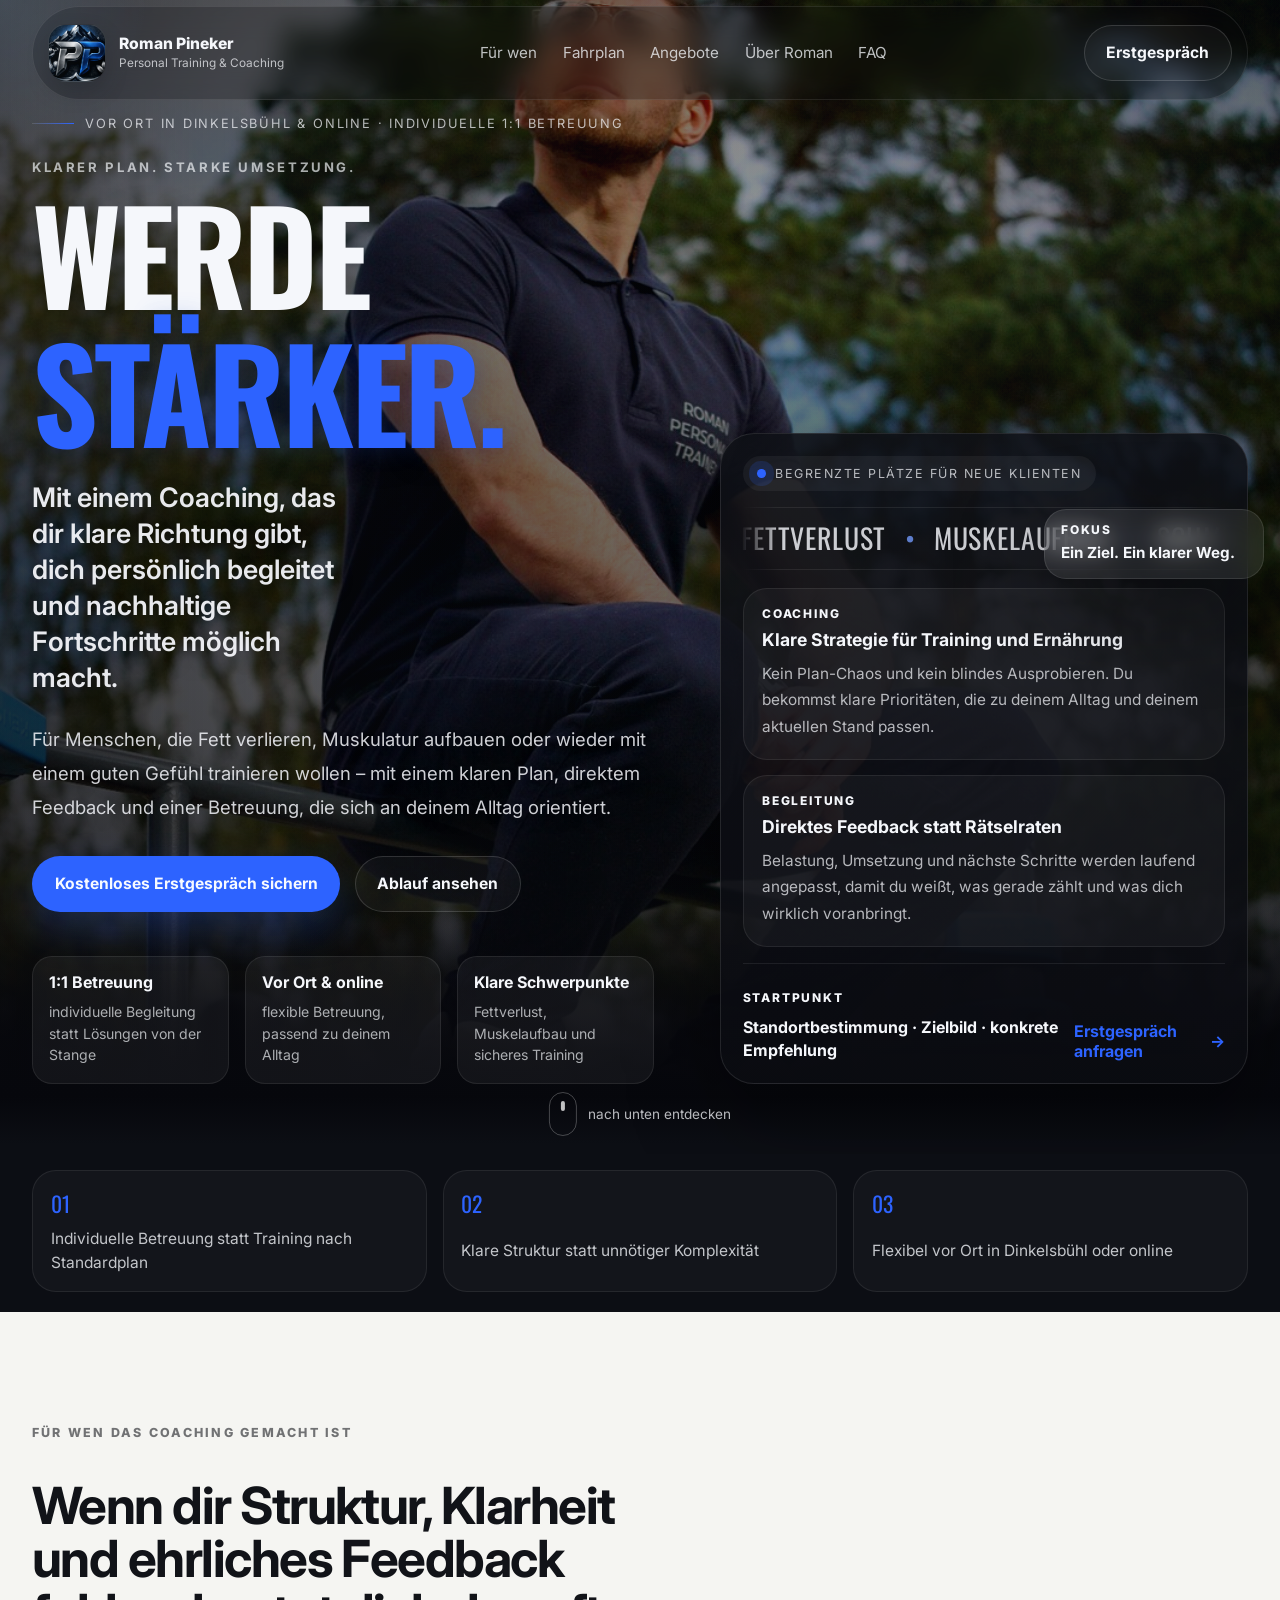
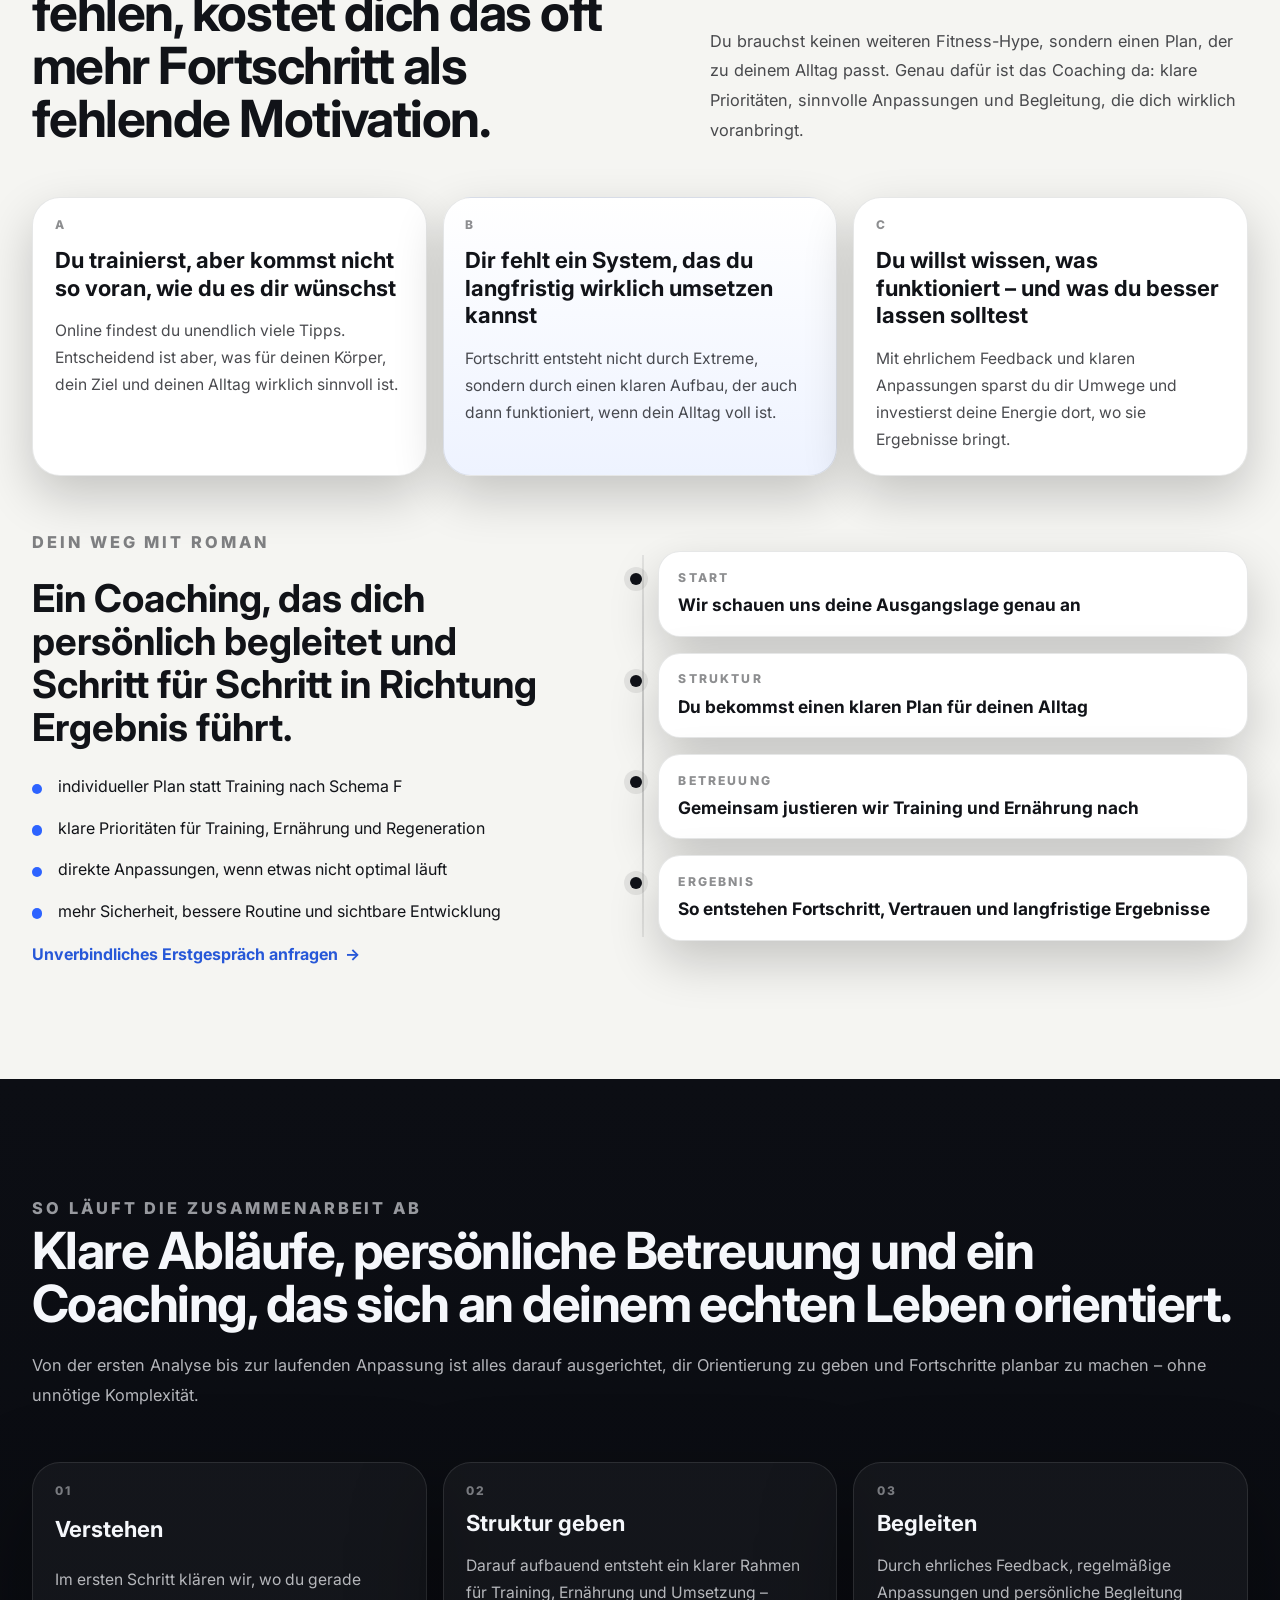
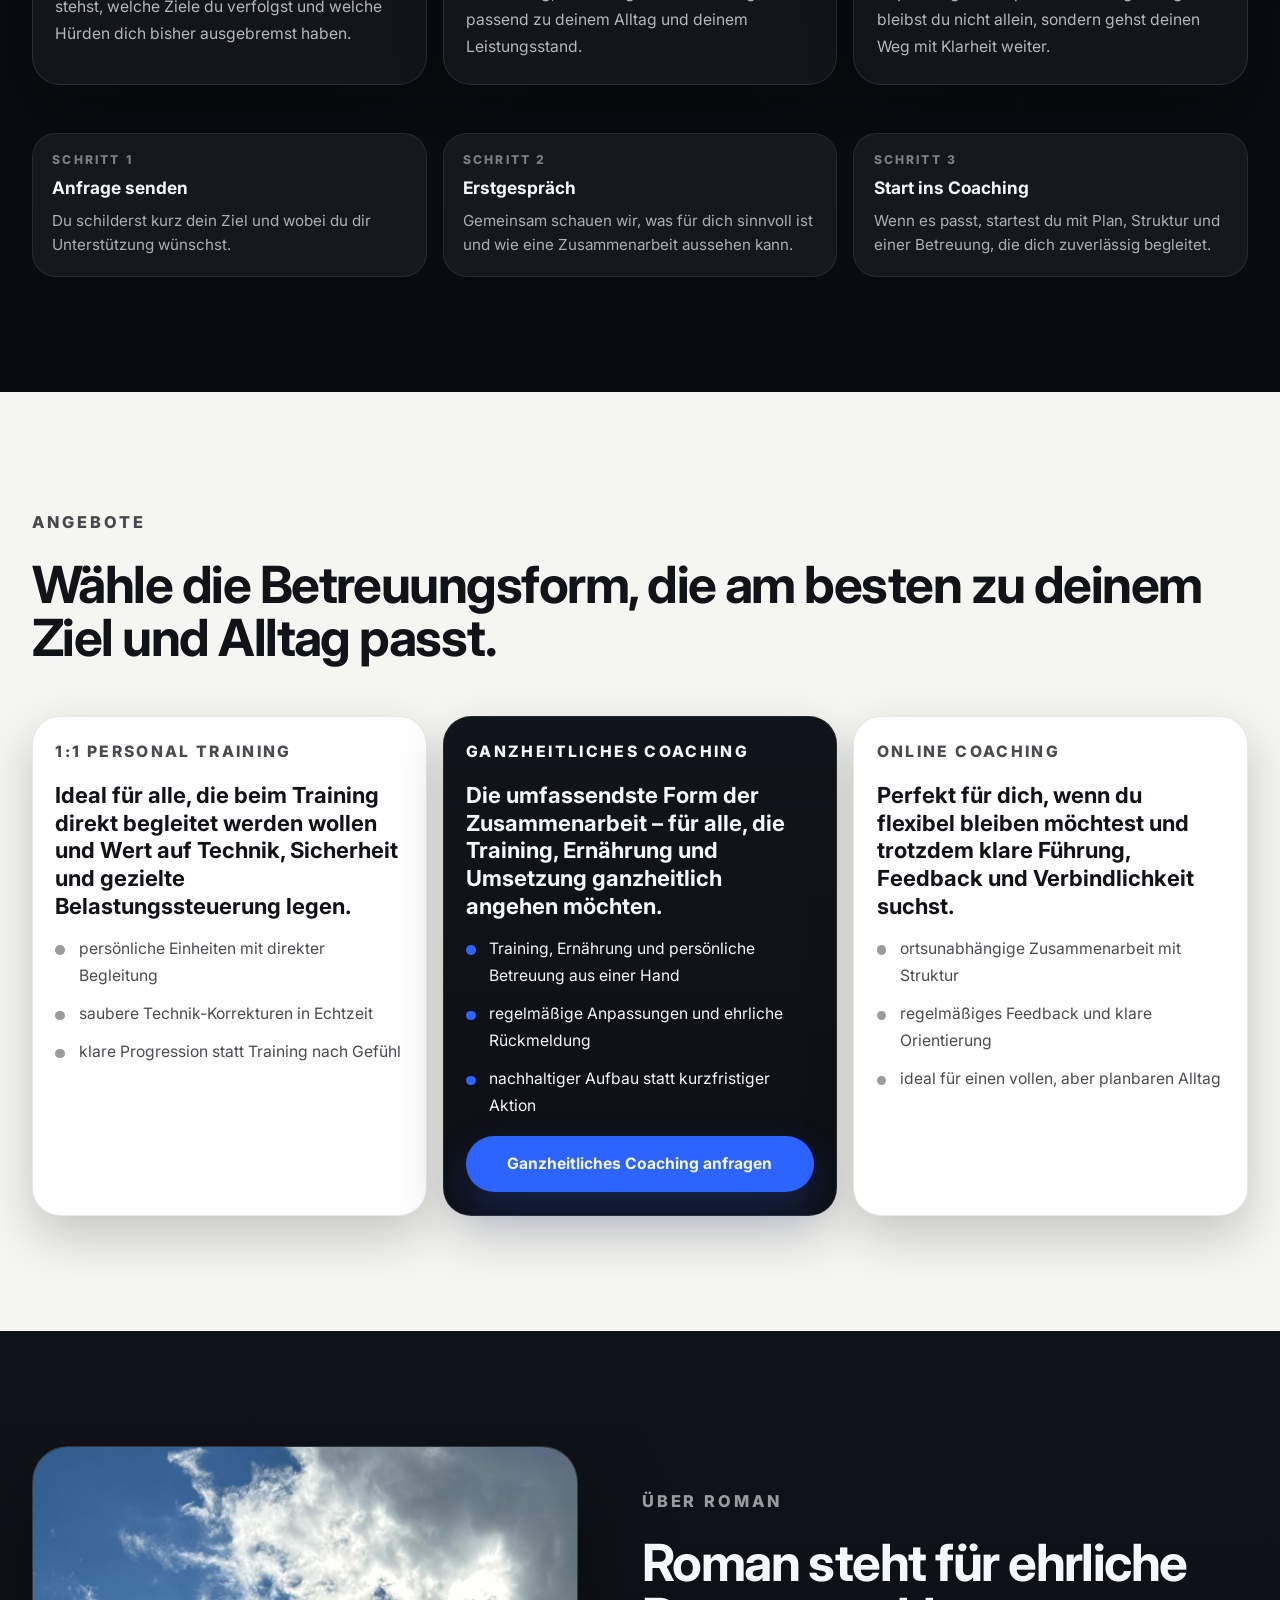
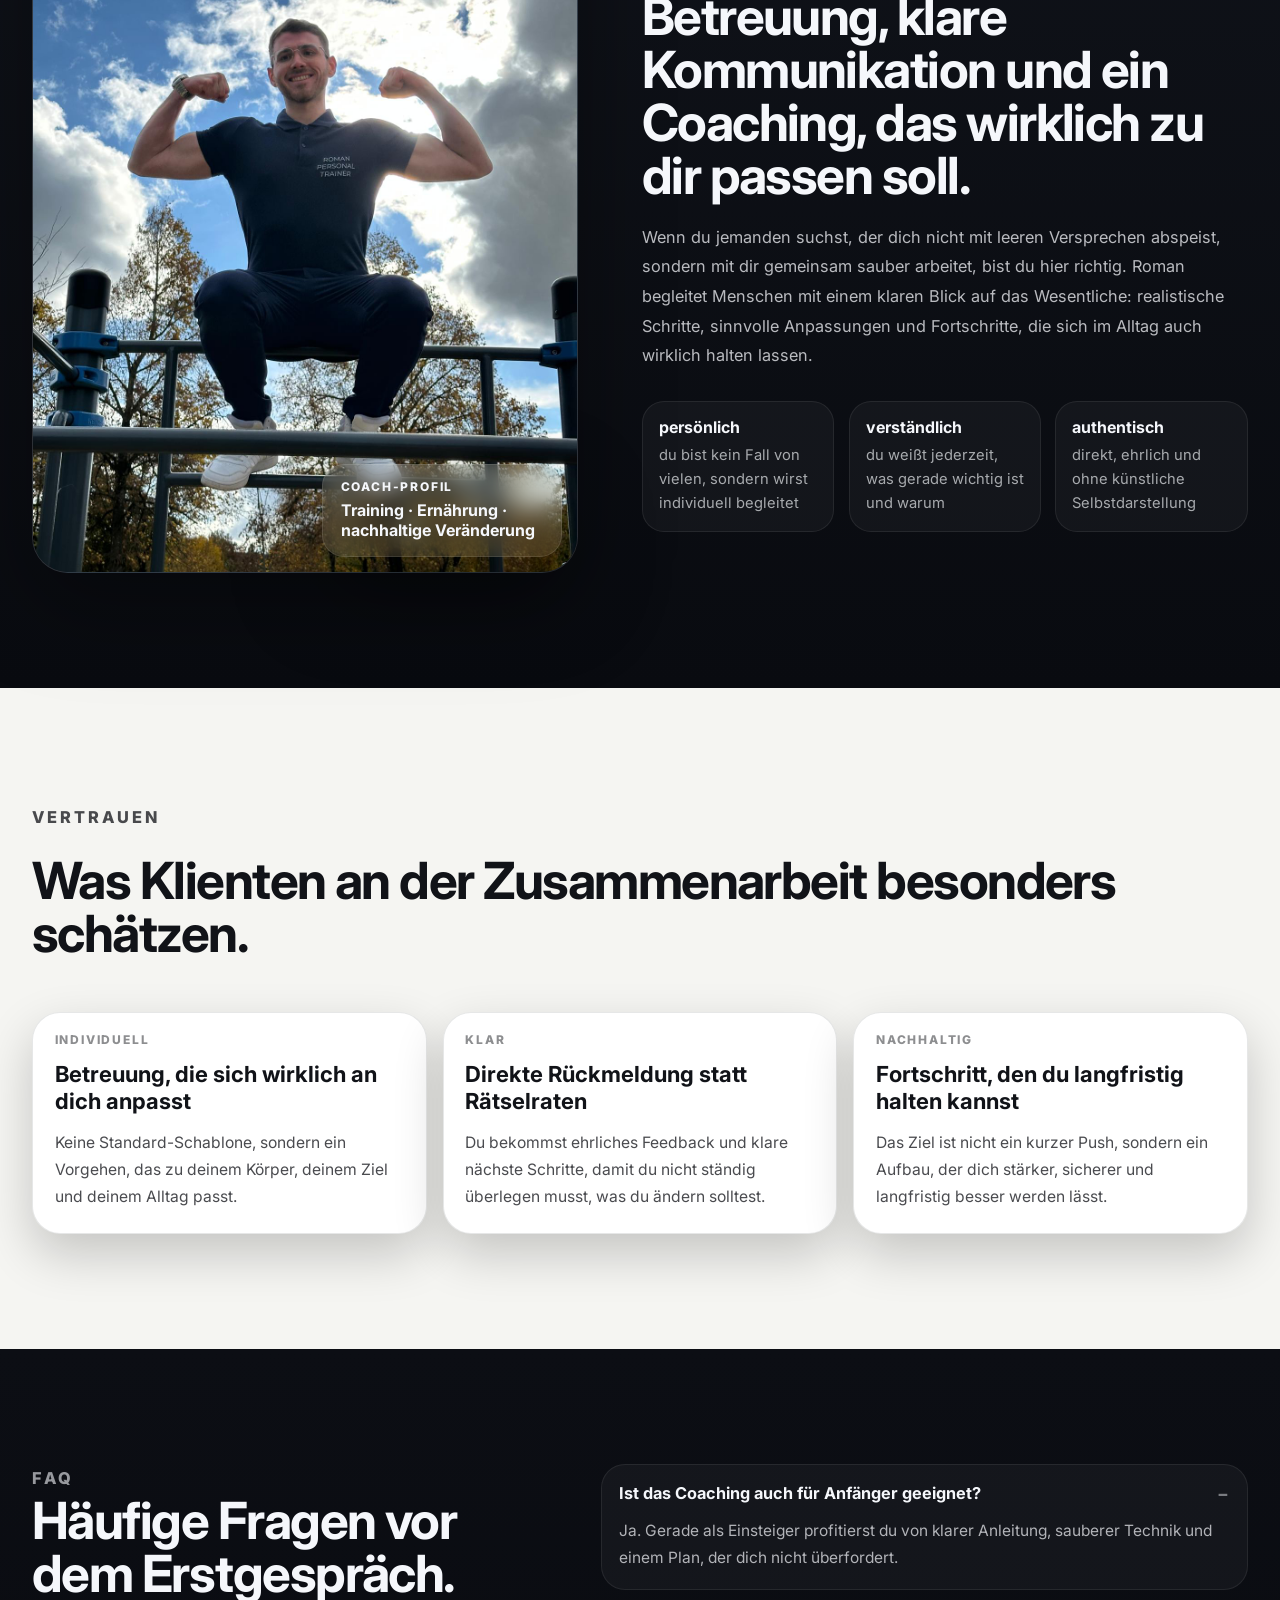
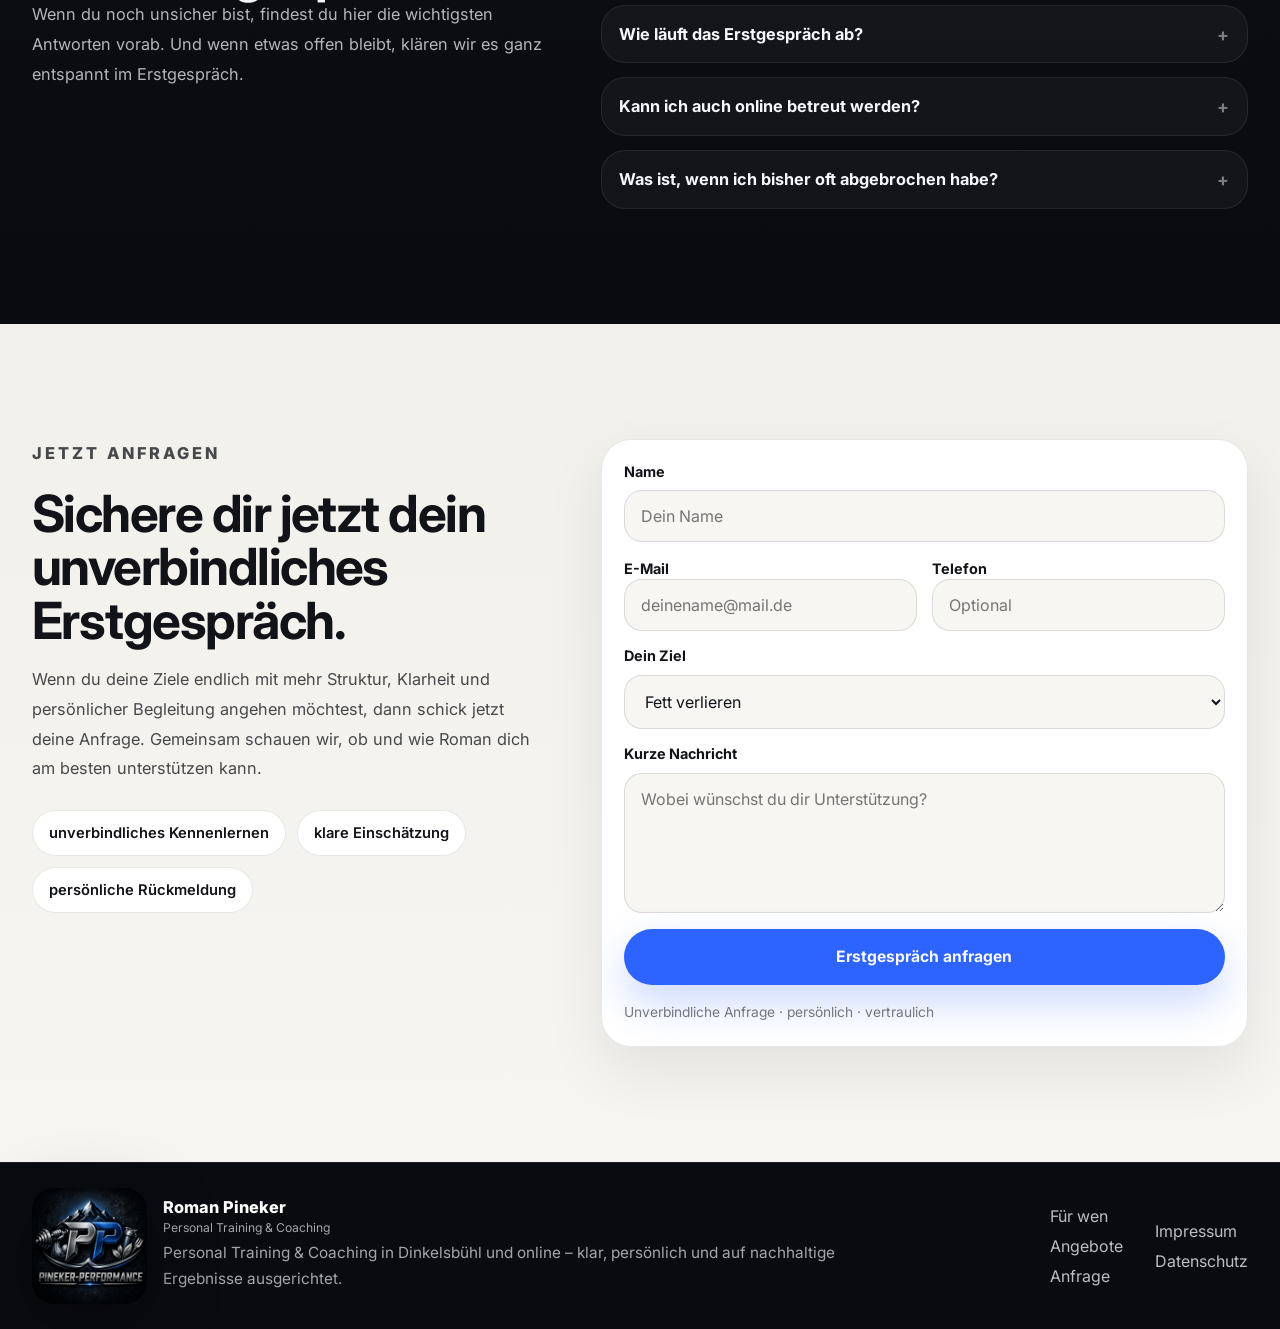
<file: index.html>
<!DOCTYPE html>
<html lang="de">
<head>
  <meta charset="UTF-8" />
  <meta name="viewport" content="width=device-width, initial-scale=1.0" />
  <title>Roman Pineker – Personal Training & Coaching in Dinkelsbühl</title>
  <meta name="description" content="Personal Training und Coaching in Dinkelsbühl & online. Klarer Plan, starke Betreuung und nachhaltige Ergebnisse bei Fettverlust, Muskelaufbau und schmerzfreier Bewegung." />
  <meta name="theme-color" content="#0a0b10" />
  <meta name="format-detection" content="telephone=no" />
  <link rel="preconnect" href="https://fonts.googleapis.com" />
  <link rel="preconnect" href="https://fonts.gstatic.com" crossorigin />
  <link href="https://fonts.googleapis.com/css2?family=Inter:wght@400;500;600;700;800;900&family=Oswald:wght@500;600;700&display=swap" rel="stylesheet" />
  <link rel="stylesheet" href="assets/css/style.css" />
  <link rel="icon" type="image/webp" href="assets/img/pineker-performance-logo-icon.webp" />
</head>
<body>
  <div class="page-noise" aria-hidden="true"></div>
  <div class="cursor-orb" aria-hidden="true"></div>
  <div class="mobile-cta">
    <a href="#bewerbung">Erstgespräch sichern</a>
  </div>

  <section class="hero-shell" id="top">
    <div class="hero-backdrop" aria-hidden="true"></div>
    <div class="hero-image-mask" aria-hidden="true">
      <picture>
        <source media="(max-width: 767px)" srcset="assets/img/roman-hero-mobile.jpeg" />
        <img src="assets/img/roman-hero-desktop-clean.jpeg" alt="" />
      </picture>
    </div>

    <header class="site-header" aria-label="Top Navigation">
      <div class="shell header-shell">
        <a class="brand" href="#top" aria-label="Zur Startseite">
          <span class="brand-mark brand-mark--logo"><img src="assets/img/pineker-performance-logo-icon.webp" alt="Pineker Performance Logo" /></span>
          <span class="brand-copy">
            <strong>Roman Pineker</strong>
            <small>Personal Training & Coaching</small>
          </span>
        </a>

        <nav class="desktop-nav" aria-label="Hauptnavigation">
          <a href="#resultate">Für wen</a>
          <a href="#fahrplan">Fahrplan</a>
          <a href="#angebote">Angebote</a>
          <a href="#roman">Über Roman</a>
          <a href="#faq">FAQ</a>
        </nav>

        <div class="header-actions">
          <a class="btn btn-ghost desktop-only" href="#bewerbung">Erstgespräch</a>
          <button class="menu-toggle" type="button" aria-label="Menü öffnen" aria-expanded="false" aria-controls="mobileMenu">
            <span></span>
            <span></span>
          </button>
        </div>
      </div>

      <div class="mobile-menu" id="mobileMenu" aria-hidden="true">
        <a href="#resultate">Für wen</a>
        <a href="#fahrplan">Fahrplan</a>
        <a href="#angebote">Angebote</a>
        <a href="#roman">Über Roman</a>
        <a href="#faq">FAQ</a>
        <a class="btn btn-primary btn-full" href="#bewerbung">Kostenloses Erstgespräch sichern</a>
      </div>
    </header>

    <div class="shell hero-grid">
      <div class="hero-copy reveal">
        <div class="hero-kicker">
          <span></span>
          Vor Ort in Dinkelsbühl & online · individuelle 1:1 Betreuung
        </div>

        <div class="headline-stack">
          <p class="micro-line">KLARER PLAN. STARKE UMSETZUNG.</p>
          <h1>
            <span class="title-line">Werde</span>
            <span class="type-cycle" aria-label="Fokusbereiche">
              <span class="type-word is-active">leichter.</span>
              <span class="type-word">stärker.</span>
              <span class="type-word">stabiler.</span>
            </span>
          </h1>
          <h2>Mit einem Coaching, das dir klare Richtung gibt, dich persönlich begleitet und nachhaltige Fortschritte möglich macht.</h2>
        </div>

        <p class="hero-lead">
          Für Menschen, die Fett verlieren, Muskulatur aufbauen oder wieder mit einem guten Gefühl trainieren wollen –
          mit einem klaren Plan, direktem Feedback und einer Betreuung, die sich an deinem Alltag orientiert.
        </p>

        <div class="hero-actions">
          <a class="btn btn-primary" href="#bewerbung">Kostenloses Erstgespräch sichern</a>
          <a class="btn btn-secondary" href="#fahrplan">Ablauf ansehen</a>
        </div>

        <div class="hero-proof">
          <article>
            <strong>1:1 Betreuung</strong>
            <span>individuelle Begleitung statt Lösungen von der Stange</span>
          </article>
          <article>
            <strong>Vor Ort & online</strong>
            <span>flexible Betreuung, passend zu deinem Alltag</span>
          </article>
          <article>
            <strong>Klare Schwerpunkte</strong>
            <span>Fettverlust, Muskelaufbau und sicheres Training</span>
          </article>
        </div>
      </div>

      <div class="hero-stage reveal delay-1">
        <div class="stage-panel stage-main magnetic-card">
          <div class="panel-topline">
            <span class="status-dot"></span>
            begrenzte Plätze für neue Klienten
          </div>

          <div class="outcome-marquee" aria-hidden="true">
            <div class="outcome-track">
              <span>Fettverlust</span>
              <span>Muskelaufbau</span>
              <span>schmerzfrei trainieren</span>
              <span>klare Struktur</span>
              <span>Fettverlust</span>
              <span>Muskelaufbau</span>
              <span>schmerzfrei trainieren</span>
              <span>klare Struktur</span>
            </div>
          </div>

          <div class="stage-matrix">
            <article>
              <small>Coaching</small>
              <strong>Klare Strategie für Training und Ernährung</strong>
              <p>Kein Plan-Chaos und kein blindes Ausprobieren. Du bekommst klare Prioritäten, die zu deinem Alltag und deinem aktuellen Stand passen.</p>
            </article>
            <article>
              <small>Begleitung</small>
              <strong>Direktes Feedback statt Rätselraten</strong>
              <p>Belastung, Umsetzung und nächste Schritte werden laufend angepasst, damit du weißt, was gerade zählt und was dich wirklich voranbringt.</p>
            </article>
          </div>

          <div class="stage-cta-row">
            <div>
              <p class="mini-eyebrow">Startpunkt</p>
              <strong>Standortbestimmung · Zielbild · konkrete Empfehlung</strong>
            </div>
            <a class="inline-link" href="#bewerbung">Erstgespräch anfragen</a>
          </div>
        </div>

        <div class="floating-note note-a magnetic-card">
          <small>Fokus</small>
          <strong>Ein Ziel. Ein klarer Weg.</strong>
        </div>
      </div>
    </div>

    <a class="hero-scrollcue" href="#resultate" aria-label="Nach unten zu den Resultaten scrollen">
      <span></span>
      nach unten entdecken
    </a>
  </section>

  <main>
    <section class="signal-band">
      <div class="shell signal-grid reveal">
        <div>
          <span>01</span>
          <p>Individuelle Betreuung statt Training nach Standardplan</p>
        </div>
        <div>
          <span>02</span>
          <p>Klare Struktur statt unnötiger Komplexität</p>
        </div>
        <div>
          <span>03</span>
          <p>Flexibel vor Ort in Dinkelsbühl oder online</p>
        </div>
      </div>
    </section>

    <section class="section section-light" id="resultate">
      <div class="shell editorial-head reveal">
        <p class="section-tag">FÜR WEN DAS COACHING GEMACHT IST</p>
        <div class="editorial-grid">
          <h2>Wenn dir Struktur, Klarheit und ehrliches Feedback fehlen, kostet dich das oft mehr Fortschritt als fehlende Motivation.</h2>
          <p>
            Du brauchst keinen weiteren Fitness-Hype, sondern einen Plan, der zu deinem Alltag passt.
            Genau dafür ist das Coaching da: klare Prioritäten, sinnvolle Anpassungen und Begleitung, die dich wirklich voranbringt.
          </p>
        </div>
      </div>

      <div class="shell result-cards">
        <article class="result-card reveal">
          <span class="card-index">A</span>
          <h3>Du trainierst, aber kommst nicht so voran, wie du es dir wünschst</h3>
          <p>Online findest du unendlich viele Tipps. Entscheidend ist aber, was für deinen Körper, dein Ziel und deinen Alltag wirklich sinnvoll ist.</p>
        </article>
        <article class="result-card reveal delay-1 accent-card">
          <span class="card-index">B</span>
          <h3>Dir fehlt ein System, das du langfristig wirklich umsetzen kannst</h3>
          <p>Fortschritt entsteht nicht durch Extreme, sondern durch einen klaren Aufbau, der auch dann funktioniert, wenn dein Alltag voll ist.</p>
        </article>
        <article class="result-card reveal delay-2">
          <span class="card-index">C</span>
          <h3>Du willst wissen, was funktioniert – und was du besser lassen solltest</h3>
          <p>Mit ehrlichem Feedback und klaren Anpassungen sparst du dir Umwege und investierst deine Energie dort, wo sie Ergebnisse bringt.</p>
        </article>
      </div>

      <div class="shell transformation-layout">
        <div class="transformation-copy reveal">
          <p class="section-tag muted">DEIN WEG MIT ROMAN</p>
          <h3>Ein Coaching, das dich persönlich begleitet und Schritt für Schritt in Richtung Ergebnis führt.</h3>
          <ul class="benefit-list">
            <li>individueller Plan statt Training nach Schema F</li>
            <li>klare Prioritäten für Training, Ernährung und Regeneration</li>
            <li>direkte Anpassungen, wenn etwas nicht optimal läuft</li>
            <li>mehr Sicherheit, bessere Routine und sichtbare Entwicklung</li>
          </ul>
          <a class="text-link" href="#bewerbung">Unverbindliches Erstgespräch anfragen</a>
        </div>

        <div class="transformation-strip reveal delay-1">
          <div class="strip-line"></div>
          <article>
            <small>START</small>
            <strong>Wir schauen uns deine Ausgangslage genau an</strong>
          </article>
          <article>
            <small>STRUKTUR</small>
            <strong>Du bekommst einen klaren Plan für deinen Alltag</strong>
          </article>
          <article>
            <small>BETREUUNG</small>
            <strong>Gemeinsam justieren wir Training und Ernährung nach</strong>
          </article>
          <article>
            <small>ERGEBNIS</small>
            <strong>So entstehen Fortschritt, Vertrauen und langfristige Ergebnisse</strong>
          </article>
        </div>
      </div>
    </section>

    <section class="section section-dark framework-section" id="fahrplan">
      <div class="shell framework-top reveal">
        <div>
          <p class="section-tag light">SO LÄUFT DIE ZUSAMMENARBEIT AB</p>
          <h2>Klare Abläufe, persönliche Betreuung und ein Coaching, das sich an deinem echten Leben orientiert.</h2>
        </div>
        <p>
          Von der ersten Analyse bis zur laufenden Anpassung ist alles darauf ausgerichtet,
          dir Orientierung zu geben und Fortschritte planbar zu machen – ohne unnötige Komplexität.
        </p>
      </div>

      <div class="shell framework-grid">
        <article class="framework-card reveal">
          <div class="framework-head">
            <span>01</span>
            <h3>Verstehen</h3>
          </div>
          <p>Im ersten Schritt klären wir, wo du gerade stehst, welche Ziele du verfolgst und welche Hürden dich bisher ausgebremst haben.</p>
        </article>
        <article class="framework-card reveal delay-1">
          <div class="framework-head">
            <span>02</span>
            <h3>Struktur geben</h3>
          </div>
          <p>Darauf aufbauend entsteht ein klarer Rahmen für Training, Ernährung und Umsetzung – passend zu deinem Alltag und deinem Leistungsstand.</p>
        </article>
        <article class="framework-card reveal delay-2">
          <div class="framework-head">
            <span>03</span>
            <h3>Begleiten</h3>
          </div>
          <p>Durch ehrliches Feedback, regelmäßige Anpassungen und persönliche Begleitung bleibst du nicht allein, sondern gehst deinen Weg mit Klarheit weiter.</p>
        </article>
      </div>

      <div class="shell process-rail reveal">
        <article>
          <small>Schritt 1</small>
          <strong>Anfrage senden</strong>
          <p>Du schilderst kurz dein Ziel und wobei du dir Unterstützung wünschst.</p>
        </article>
        <article>
          <small>Schritt 2</small>
          <strong>Erstgespräch</strong>
          <p>Gemeinsam schauen wir, was für dich sinnvoll ist und wie eine Zusammenarbeit aussehen kann.</p>
        </article>
        <article>
          <small>Schritt 3</small>
          <strong>Start ins Coaching</strong>
          <p>Wenn es passt, startest du mit Plan, Struktur und einer Betreuung, die dich zuverlässig begleitet.</p>
        </article>
      </div>
    </section>

    <section class="section section-light" id="angebote">
      <div class="shell offer-head reveal">
        <p class="section-tag">ANGEBOTE</p>
        <h2>Wähle die Betreuungsform, die am besten zu deinem Ziel und Alltag passt.</h2>
      </div>

      <div class="shell offer-layout">
        <article class="offer-panel reveal">
          <p class="offer-label">1:1 Personal Training</p>
          <h3>Ideal für alle, die beim Training direkt begleitet werden wollen und Wert auf Technik, Sicherheit und gezielte Belastungssteuerung legen.</h3>
          <ul>
            <li>persönliche Einheiten mit direkter Begleitung</li>
            <li>saubere Technik-Korrekturen in Echtzeit</li>
            <li>klare Progression statt Training nach Gefühl</li>
          </ul>
        </article>

        <article class="offer-panel highlight reveal delay-1">
          <p class="offer-label">Ganzheitliches Coaching</p>
          <h3>Die umfassendste Form der Zusammenarbeit – für alle, die Training, Ernährung und Umsetzung ganzheitlich angehen möchten.</h3>
          <ul>
            <li>Training, Ernährung und persönliche Betreuung aus einer Hand</li>
            <li>regelmäßige Anpassungen und ehrliche Rückmeldung</li>
            <li>nachhaltiger Aufbau statt kurzfristiger Aktion</li>
          </ul>
          <a class="btn btn-primary" href="#bewerbung">Ganzheitliches Coaching anfragen</a>
        </article>

        <article class="offer-panel reveal delay-2">
          <p class="offer-label">Online Coaching</p>
          <h3>Perfekt für dich, wenn du flexibel bleiben möchtest und trotzdem klare Führung, Feedback und Verbindlichkeit suchst.</h3>
          <ul>
            <li>ortsunabhängige Zusammenarbeit mit Struktur</li>
            <li>regelmäßiges Feedback und klare Orientierung</li>
            <li>ideal für einen vollen, aber planbaren Alltag</li>
          </ul>
        </article>
      </div>
    </section>

    <section class="section portrait-section" id="roman">
      <div class="shell portrait-layout">
        <div class="portrait-visual reveal">
          <div class="portrait-frame">
            <img src="assets/img/roman-about.jpg" alt="Roman Pineker auf einem Outdoor-Fitnesspark" />
          </div>
          <div class="portrait-badge magnetic-card">
            <small>Coach-Profil</small>
            <strong>Training · Ernährung · nachhaltige Veränderung</strong>
          </div>
        </div>

        <div class="portrait-copy reveal delay-1">
          <p class="section-tag light">ÜBER ROMAN</p>
          <h2>Roman steht für ehrliche Betreuung, klare Kommunikation und ein Coaching, das wirklich zu dir passen soll.</h2>
          <p>
            Wenn du jemanden suchst, der dich nicht mit leeren Versprechen abspeist, sondern mit dir gemeinsam sauber arbeitet,
            bist du hier richtig. Roman begleitet Menschen mit einem klaren Blick auf das Wesentliche: realistische Schritte,
            sinnvolle Anpassungen und Fortschritte, die sich im Alltag auch wirklich halten lassen.
          </p>
          <div class="portrait-stats">
            <article>
              <strong>persönlich</strong>
              <span>du bist kein Fall von vielen, sondern wirst individuell begleitet</span>
            </article>
            <article>
              <strong>verständlich</strong>
              <span>du weißt jederzeit, was gerade wichtig ist und warum</span>
            </article>
            <article>
              <strong>authentisch</strong>
              <span>direkt, ehrlich und ohne künstliche Selbstdarstellung</span>
            </article>
          </div>
        </div>
      </div>
    </section>

    <section class="section section-light proof-section">
      <div class="shell proof-head reveal">
        <p class="section-tag">VERTRAUEN</p>
        <h2>Was Klienten an der Zusammenarbeit besonders schätzen.</h2>
      </div>

      <div class="shell proof-grid">
        <article class="proof-card reveal">
          <small>INDIVIDUELL</small>
          <strong>Betreuung, die sich wirklich an dich anpasst</strong>
          <p>Keine Standard-Schablone, sondern ein Vorgehen, das zu deinem Körper, deinem Ziel und deinem Alltag passt.</p>
        </article>
        <article class="proof-card reveal delay-1">
          <small>KLAR</small>
          <strong>Direkte Rückmeldung statt Rätselraten</strong>
          <p>Du bekommst ehrliches Feedback und klare nächste Schritte, damit du nicht ständig überlegen musst, was du ändern solltest.</p>
        </article>
        <article class="proof-card reveal delay-2">
          <small>NACHHALTIG</small>
          <strong>Fortschritt, den du langfristig halten kannst</strong>
          <p>Das Ziel ist nicht ein kurzer Push, sondern ein Aufbau, der dich stärker, sicherer und langfristig besser werden lässt.</p>
        </article>
      </div>
    </section>

    <section class="section section-dark faq-section" id="faq">
      <div class="shell faq-layout">
        <div class="faq-copy reveal">
          <p class="section-tag light">FAQ</p>
          <h2>Häufige Fragen vor dem Erstgespräch.</h2>
          <p>
            Wenn du noch unsicher bist, findest du hier die wichtigsten Antworten vorab.
            Und wenn etwas offen bleibt, klären wir es ganz entspannt im Erstgespräch.
          </p>
        </div>

        <div class="faq-list reveal delay-1">
          <details open>
            <summary>Ist das Coaching auch für Anfänger geeignet?</summary>
            <p>Ja. Gerade als Einsteiger profitierst du von klarer Anleitung, sauberer Technik und einem Plan, der dich nicht überfordert.</p>
          </details>
          <details>
            <summary>Wie läuft das Erstgespräch ab?</summary>
            <p>Wir sprechen über dein Ziel, deine aktuelle Situation und darüber, wie eine sinnvolle Zusammenarbeit für dich aussehen könnte.</p>
          </details>
          <details>
            <summary>Kann ich auch online betreut werden?</summary>
            <p>Ja. Roman bietet sowohl Betreuung vor Ort in Dinkelsbühl als auch Online Coaching an – je nachdem, was besser zu dir passt.</p>
          </details>
          <details>
            <summary>Was ist, wenn ich bisher oft abgebrochen habe?</summary>
            <p>Dann bist du nicht allein. Oft fehlt nicht der Wille, sondern ein realistischer Aufbau. Genau hier setzt das Coaching an.</p>
          </details>
        </div>
      </div>
    </section>

    <section class="section apply-section" id="bewerbung">
      <div class="shell apply-layout">
        <div class="apply-copy reveal">
          <p class="section-tag">JETZT ANFRAGEN</p>
          <h2>Sichere dir jetzt dein unverbindliches Erstgespräch.</h2>
          <p>
            Wenn du deine Ziele endlich mit mehr Struktur, Klarheit und persönlicher Begleitung angehen möchtest,
            dann schick jetzt deine Anfrage. Gemeinsam schauen wir, ob und wie Roman dich am besten unterstützen kann.
          </p>
          <div class="apply-checks">
            <span>unverbindliches Kennenlernen</span>
            <span>klare Einschätzung</span>
            <span>persönliche Rückmeldung</span>
          </div>
        </div>

        <form class="apply-card reveal delay-1">
          <div class="form-row">
            <label for="name">Name</label>
            <input id="name" name="name" type="text" placeholder="Dein Name" />
          </div>
          <div class="form-row two-up">
            <div>
              <label for="email">E-Mail</label>
              <input id="email" name="email" type="email" placeholder="deinename@mail.de" />
            </div>
            <div>
              <label for="phone">Telefon</label>
              <input id="phone" name="phone" type="tel" placeholder="Optional" />
            </div>
          </div>
          <div class="form-row">
            <label for="goal">Dein Ziel</label>
            <select id="goal" name="goal">
              <option>Fett verlieren</option>
              <option>Muskeln aufbauen</option>
              <option>schmerzfrei trainieren</option>
              <option>allgemein fitter werden</option>
            </select>
          </div>
          <div class="form-row">
            <label for="message">Kurze Nachricht</label>
            <textarea id="message" name="message" rows="5" placeholder="Wobei wünschst du dir Unterstützung?"></textarea>
          </div>
          <button class="btn btn-primary btn-full" type="submit">Erstgespräch anfragen</button>
          <p class="form-note">Unverbindliche Anfrage · persönlich · vertraulich</p>
        </form>
      </div>
    </section>
  </main>

  <footer class="site-footer">
    <div class="shell footer-shell">
      <div class="footer-brand-block">
        <a class="footer-logo-link" href="#top" aria-label="Zur Startseite">
          <img class="footer-logo" src="assets/img/pineker-performance-logo.webp" alt="Pineker Performance Logo" />
        </a>
        <div class="footer-brand-meta">
          <strong>Roman Pineker</strong>
          <small>Personal Training & Coaching</small>
        </div>
        <p>Personal Training & Coaching in Dinkelsbühl und online – klar, persönlich und auf nachhaltige Ergebnisse ausgerichtet.</p>
      </div>

      <div class="footer-links">
        <a href="#resultate">Für wen</a>
        <a href="#angebote">Angebote</a>
        <a href="#bewerbung">Anfrage</a>
      </div>

      <div class="footer-links">
        <a href="impressum/">Impressum</a>
        <a href="datenschutz/">Datenschutz</a>
      </div>
    </div>
  </footer>

  <script src="assets/js/main.js"></script>
</body>
</html>
</file>
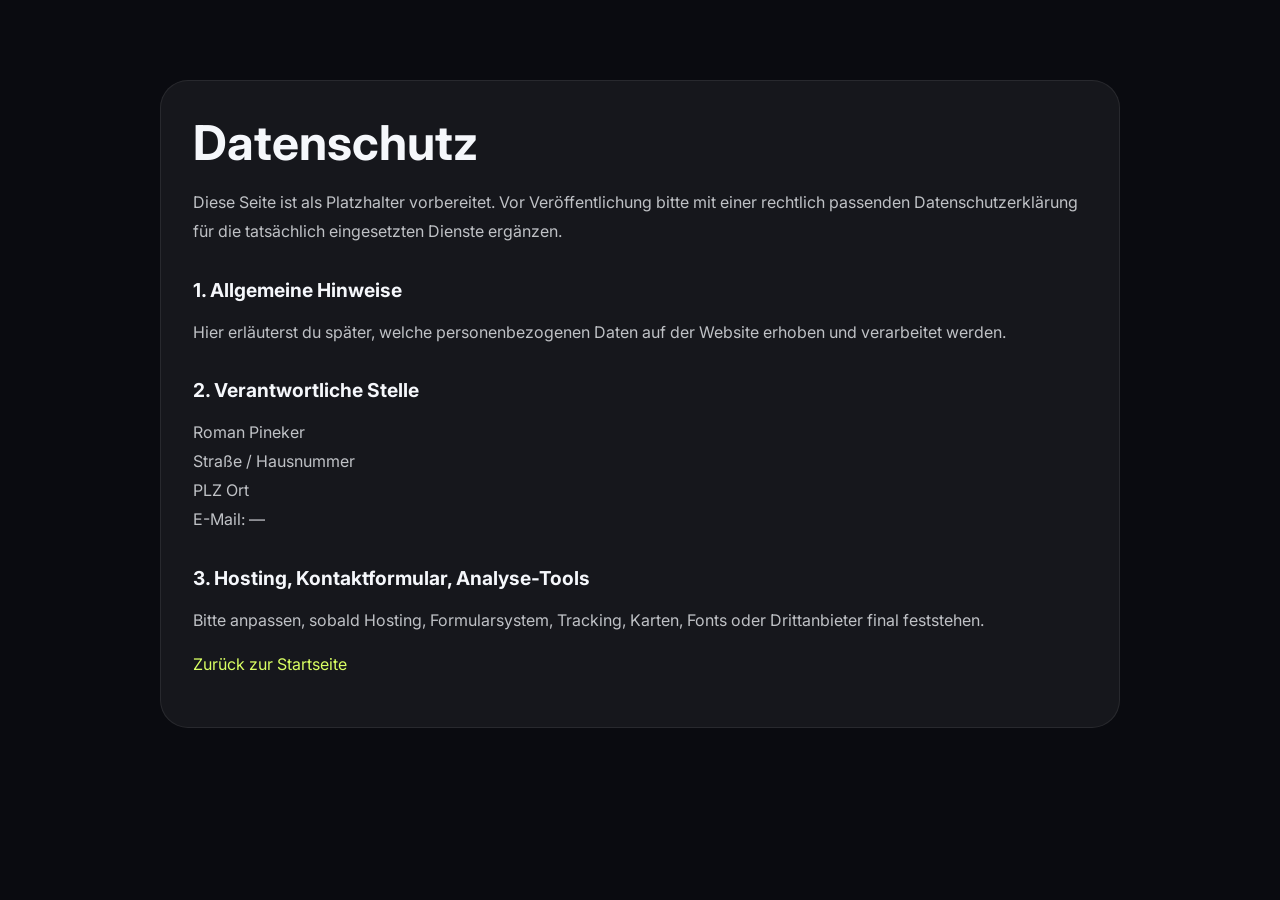
<file: datenschutz/index.html>
<!DOCTYPE html>
<html lang="de">
<head>
  <meta charset="UTF-8" />
  <meta name="viewport" content="width=device-width, initial-scale=1.0" />
  <title>Datenschutz – Roman Pineker</title>
  <link rel="preconnect" href="https://fonts.googleapis.com" />
  <link rel="preconnect" href="https://fonts.gstatic.com" crossorigin />
  <link href="https://fonts.googleapis.com/css2?family=Inter:wght@400;500;600;700;800&display=swap" rel="stylesheet" />
  <style>
    body{margin:0;font-family:Inter,system-ui,sans-serif;background:#0a0b10;color:#f5f7fb}
    .wrap{width:min(calc(100% - 2rem),960px);margin:auto;padding:5rem 0}
    .card{padding:2rem;border-radius:28px;background:rgba(255,255,255,.05);border:1px solid rgba(255,255,255,.08)}
    h1{margin:0 0 1rem;font-size:clamp(2rem,4vw,3rem)}
    h2{margin:2rem 0 .75rem;font-size:1.2rem}
    p,li{line-height:1.8;color:rgba(245,247,251,.76)}
    a{color:#d9ff63;text-decoration:none}
  </style>
</head>
<body>
  <div class="wrap">
    <div class="card">
      <h1>Datenschutz</h1>
      <p>Diese Seite ist als Platzhalter vorbereitet. Vor Veröffentlichung bitte mit einer rechtlich passenden Datenschutzerklärung für die tatsächlich eingesetzten Dienste ergänzen.</p>
      <h2>1. Allgemeine Hinweise</h2>
      <p>Hier erläuterst du später, welche personenbezogenen Daten auf der Website erhoben und verarbeitet werden.</p>
      <h2>2. Verantwortliche Stelle</h2>
      <p>Roman Pineker<br />Straße / Hausnummer<br />PLZ Ort<br />E-Mail: —</p>
      <h2>3. Hosting, Kontaktformular, Analyse-Tools</h2>
      <p>Bitte anpassen, sobald Hosting, Formularsystem, Tracking, Karten, Fonts oder Drittanbieter final feststehen.</p>
      <p><a href="../">Zurück zur Startseite</a></p>
    </div>
  </div>
</body>
</html>
</file>
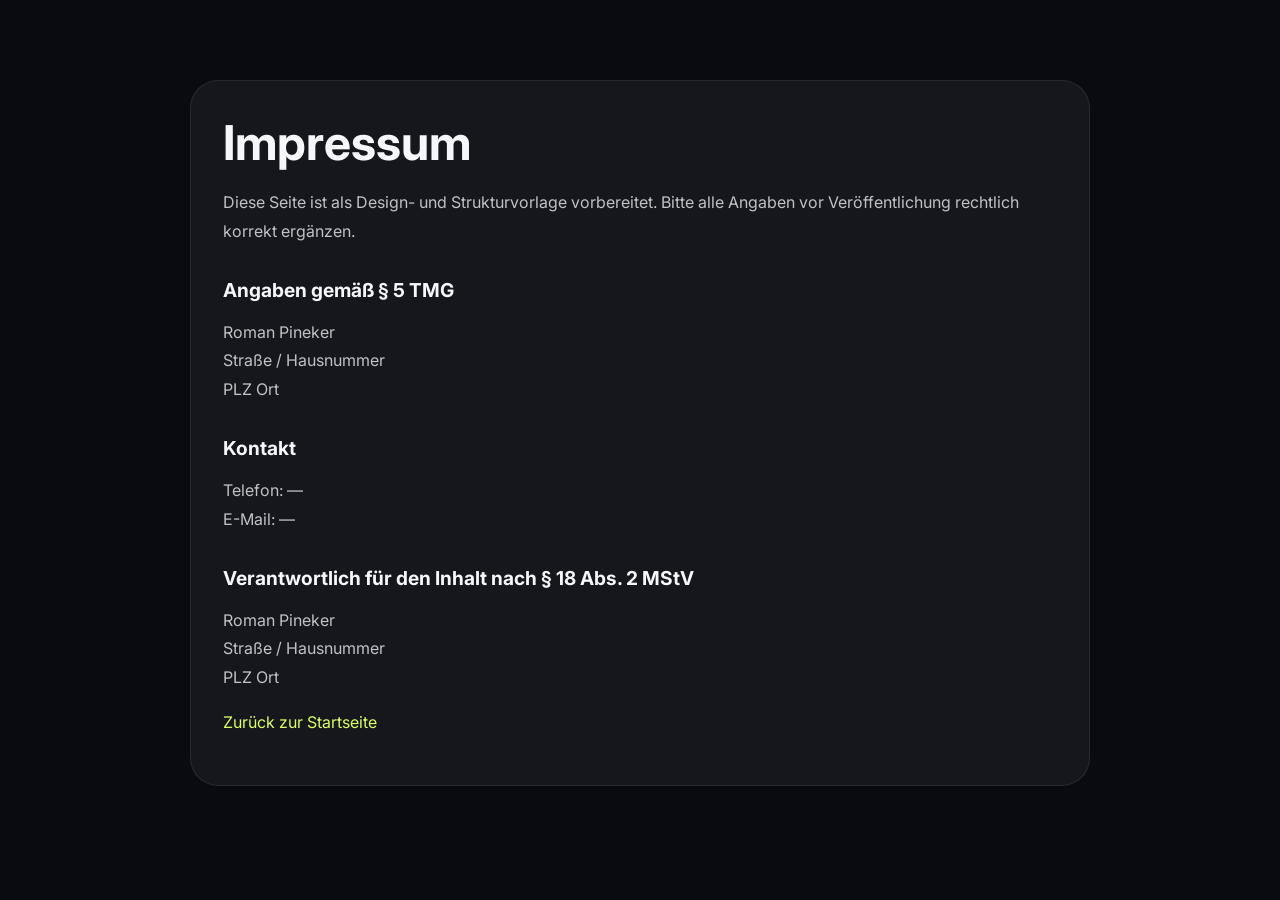
<file: impressum/index.html>
<!DOCTYPE html>
<html lang="de">
<head>
  <meta charset="UTF-8" />
  <meta name="viewport" content="width=device-width, initial-scale=1.0" />
  <title>Impressum – Roman Pineker</title>
  <link rel="preconnect" href="https://fonts.googleapis.com" />
  <link rel="preconnect" href="https://fonts.gstatic.com" crossorigin />
  <link href="https://fonts.googleapis.com/css2?family=Inter:wght@400;500;600;700;800&display=swap" rel="stylesheet" />
  <style>
    body{margin:0;font-family:Inter,system-ui,sans-serif;background:#0a0b10;color:#f5f7fb}
    .wrap{width:min(calc(100% - 2rem),900px);margin:auto;padding:5rem 0}
    .card{padding:2rem;border-radius:28px;background:rgba(255,255,255,.05);border:1px solid rgba(255,255,255,.08)}
    h1{margin:0 0 1rem;font-size:clamp(2rem,4vw,3rem)}
    h2{margin:2rem 0 .75rem;font-size:1.2rem}
    p,li{line-height:1.8;color:rgba(245,247,251,.76)}
    a{color:#d9ff63;text-decoration:none}
  </style>
</head>
<body>
  <div class="wrap">
    <div class="card">
      <h1>Impressum</h1>
      <p>Diese Seite ist als Design- und Strukturvorlage vorbereitet. Bitte alle Angaben vor Veröffentlichung rechtlich korrekt ergänzen.</p>
      <h2>Angaben gemäß § 5 TMG</h2>
      <p>Roman Pineker<br />
      Straße / Hausnummer<br />
      PLZ Ort</p>
      <h2>Kontakt</h2>
      <p>Telefon: —<br />E-Mail: —</p>
      <h2>Verantwortlich für den Inhalt nach § 18 Abs. 2 MStV</h2>
      <p>Roman Pineker<br />Straße / Hausnummer<br />PLZ Ort</p>
      <p><a href="../">Zurück zur Startseite</a></p>
    </div>
  </div>
</body>
</html>
</file>
<file: assets/css/style.css>
:root {
  --bg: #090a0f;
  --bg-soft: #11131b;
  --bg-card: rgba(18, 20, 28, 0.72);
  --bg-card-strong: rgba(255, 255, 255, 0.08);
  --surface: #f5f5f2;
  --surface-2: #eceae4;
  --text: #111318;
  --text-soft: rgba(17, 19, 24, 0.76);
  --text-inverse: #f5f7fb;
  --text-inverse-soft: rgba(245, 247, 251, 0.72);
  --line: rgba(255, 255, 255, 0.11);
  --line-dark: rgba(17, 19, 24, 0.1);
  --accent: #2d63ff;
  --accent-2: #69a7ff;
  --danger: #ff9070;
  --shadow-xl: 0 32px 90px rgba(0, 0, 0, 0.35);
  --shadow-lg: 0 20px 50px rgba(0, 0, 0, 0.2);
  --radius-xl: 34px;
  --radius-lg: 24px;
  --radius-md: 18px;
  --max: 1240px;
  --header-h: 94px;
  --header-offset: calc(var(--header-h) + 1rem);
  --section-y: clamp(5rem, 9vw, 8rem);
  --gutter: clamp(1.1rem, 2.7vw, 2rem);
  --ease: 380ms cubic-bezier(.2,.7,.2,1);
}

* { box-sizing: border-box; }
html { scroll-behavior: smooth; scroll-padding-top: 110px; }
body {
  margin: 0;
  font-family: "Inter", system-ui, sans-serif;
  color: var(--text);
  background: var(--bg);
  overflow-x: hidden;
}
img { max-width: 100%; display: block; }
a { color: inherit; text-decoration: none; }
button, input, textarea, select { font: inherit; }
button { cursor: pointer; }

body.menu-open { overflow: hidden; }

.page-noise {
  position: fixed;
  inset: 0;
  pointer-events: none;
  opacity: .08;
  background-image: radial-gradient(circle at 25% 20%, rgba(255,255,255,.06) 0 1px, transparent 1px), radial-gradient(circle at 70% 40%, rgba(255,255,255,.04) 0 1px, transparent 1px);
  background-size: 18px 18px, 24px 24px;
  z-index: 0;
}

.cursor-orb {
  position: fixed;
  width: 320px;
  height: 320px;
  border-radius: 50%;
  pointer-events: none;
  background: radial-gradient(circle, rgba(126, 200, 255, .12), transparent 65%);
  mix-blend-mode: screen;
  transform: translate(-50%, -50%);
  z-index: 1;
  opacity: 0;
  transition: opacity var(--ease), transform 120ms linear;
}
body.cursor-ready .cursor-orb { opacity: 1; }

.shell {
  width: min(calc(100% - (var(--gutter) * 2)), var(--max));
  margin-inline: auto;
  position: relative;
  z-index: 2;
}

.section {
  padding-block: var(--section-y);
  position: relative;
}
.section-light {
  background: var(--surface);
  color: var(--text);
}
.section-dark {
  background: linear-gradient(180deg, #0c0e14 0%, #090b10 100%);
  color: var(--text-inverse);
}
.section-tag {
  display: inline-flex;
  margin: 0 0 1.2rem;
  font-size: .78rem;
  line-height: 1;
  letter-spacing: .18em;
  font-weight: 800;
  color: rgba(17, 19, 24, .58);
}
.section-tag.light { color: rgba(245, 247, 251, .6); }
.section-tag.muted { color: rgba(17, 19, 24, .52); }

.hero-shell {
  position: relative;
  overflow: hidden;
  min-height: 100svh;
  padding-bottom: 1.2rem;
  background:
    linear-gradient(180deg, rgba(7, 8, 12, .76) 0%, rgba(7, 8, 12, .66) 38%, rgba(7, 8, 12, .94) 100%),
    linear-gradient(120deg, rgba(126, 200, 255, .08), rgba(45, 99, 255, .08) 50%, rgba(255, 144, 112, .06));
  color: var(--text-inverse);
  isolation: isolate;
  box-shadow: inset 0 -56px 88px rgba(12, 14, 20, .88);
}
.hero-shell::after {
  content: "";
  position: absolute;
  inset: 0;
  z-index: 0;
  background:
    linear-gradient(90deg, rgba(6, 7, 12, .62) 0%, rgba(6, 7, 12, .38) 34%, rgba(6, 7, 12, .22) 58%, rgba(6, 7, 12, .38) 100%),
    linear-gradient(180deg, rgba(6, 7, 12, .18) 0%, rgba(6, 7, 12, .02) 18%, rgba(6, 7, 12, .34) 70%, rgba(6, 7, 12, .90) 100%);
  pointer-events: none;
}
.hero-shell::before {
  content: "";
  position: absolute;
  left: 0;
  right: 0;
  bottom: -8px;
  height: 260px;
  z-index: 1;
  background: linear-gradient(180deg, rgba(6, 7, 12, 0) 0%, rgba(6, 7, 12, .54) 38%, rgba(6, 7, 12, .94) 74%, #0c0e14 92%, #0c0e14 100%);
  pointer-events: none;
}
.hero-backdrop {
  position: absolute;
  inset: 0;
  background:
    radial-gradient(circle at 15% 20%, rgba(126, 200, 255, .16), transparent 28%),
    radial-gradient(circle at 82% 18%, rgba(45, 99, 255, .16), transparent 20%),
    radial-gradient(circle at 50% 100%, rgba(255, 144, 112, .12), transparent 25%);
  z-index: 0;
}
.hero-image-mask {
  position: absolute;
  inset: 0;
  z-index: 0;
  opacity: .72;
}
.hero-image-mask::after {
  content: "";
  position: absolute;
  left: 0;
  right: 0;
  bottom: -8px;
  height: 280px;
  background: linear-gradient(180deg, rgba(6, 7, 12, 0) 0%, rgba(6, 7, 12, .44) 40%, rgba(6, 7, 12, .92) 76%, #0c0e14 92%, #0c0e14 100%);
  pointer-events: none;
}
.hero-image-mask picture {
  display: block;
  width: 100%;
  height: 100%;
}
.hero-image-mask img {
  display: block;
  width: 100%;
  height: 100%;
  object-fit: cover;
  object-position: center 28%;
  transform: scale(1.015);
  filter: contrast(1.08) saturate(1.04) brightness(1.12);
  image-rendering: -webkit-optimize-contrast;
}

.site-header {
  position: fixed;
  inset: 0 0 auto 0;
  z-index: 40;
  padding-top: .35rem;
  pointer-events: none;
}
.site-header .header-shell,
.site-header .mobile-menu {
  pointer-events: auto;
}
.header-shell {
  min-height: var(--header-h);
  display: flex;
  align-items: center;
  justify-content: space-between;
  gap: .95rem;
  padding: .7rem .95rem;
  border-radius: 999px;
  border: 1px solid rgba(255,255,255,.09);
  background: rgba(7, 8, 12, 0.22);
  backdrop-filter: blur(14px);
  -webkit-backdrop-filter: blur(14px);
  transition: background var(--ease), border-color var(--ease), box-shadow var(--ease), transform var(--ease);
}
.site-header.is-scrolled .header-shell {
  background: rgba(7, 8, 12, .74);
  border-color: rgba(255,255,255,.12);
  box-shadow: 0 24px 55px rgba(0,0,0,.22);
}
.brand {
  display: inline-flex;
  align-items: center;
  gap: .78rem;
  min-width: 0;
}
.brand-mark {
  display: grid;
  place-items: center;
  width: 58px;
  height: 58px;
  border-radius: 18px;
  overflow: hidden;
  background: linear-gradient(145deg, rgba(255,255,255,.16), rgba(255,255,255,.04));
  border: 1px solid rgba(255,255,255,.12);
  font-family: "Oswald", sans-serif;
  font-size: 1.25rem;
  letter-spacing: .04em;
}
.brand-mark--logo {
  background: radial-gradient(circle at 50% 32%, rgba(126, 200, 255, .18), rgba(7, 8, 12, .82) 72%);
  box-shadow: inset 0 1px 0 rgba(255,255,255,.10), 0 10px 22px rgba(0,0,0,.18);
}
.brand-mark--logo img {
  width: 100%;
  height: 100%;
  object-fit: cover;
  object-position: center;
  filter: saturate(1.04) contrast(1.04);
}
.brand-copy { display: grid; gap: .2rem; min-width: 0; }
.brand-copy strong {
  font-size: .98rem;
  font-weight: 800;
  color: var(--text-inverse);
  line-height: 1.1;
}
.brand-copy small {
  font-size: .74rem;
  color: var(--text-inverse-soft);
  line-height: 1.2;
}
.desktop-nav {
  display: flex;
  align-items: center;
  gap: 1.6rem;
}
.desktop-nav a {
  font-size: .95rem;
  color: rgba(245,247,251,.76);
  transition: color var(--ease), transform var(--ease);
}
.desktop-nav a:hover { color: #fff; transform: translateY(-1px); }
.header-actions {
  display: flex;
  align-items: center;
  gap: .75rem;
}
.menu-toggle {
  width: 52px;
  height: 52px;
  border-radius: 50%;
  display: none;
  place-items: center;
  gap: .3rem;
  background: rgba(255,255,255,.06);
  border: 1px solid rgba(255,255,255,.12);
  color: #fff;
}
.menu-toggle span {
  display: block;
  width: 18px;
  height: 2px;
  border-radius: 999px;
  background: currentColor;
  transition: transform var(--ease), opacity var(--ease);
}
body.menu-open .menu-toggle span:first-child { transform: translateY(2px) rotate(45deg); }
body.menu-open .menu-toggle span:last-child { transform: translateY(-2px) rotate(-45deg); }
.mobile-menu {
  display: grid;
  gap: .3rem;
  padding: .8rem;
  margin-top: .8rem;
  border-radius: 28px;
  background: rgba(7, 8, 12, .92);
  border: 1px solid rgba(255,255,255,.1);
  box-shadow: var(--shadow-xl);
  transform: translateY(-10px);
  opacity: 0;
  visibility: hidden;
  pointer-events: none;
  transition: opacity var(--ease), transform var(--ease), visibility var(--ease);
}
body.menu-open .mobile-menu {
  opacity: 1;
  visibility: visible;
  pointer-events: auto;
  transform: translateY(0);
}
.mobile-menu a {
  padding: .95rem 1rem;
  border-radius: 18px;
  color: rgba(245,247,251,.88);
}
.mobile-menu a:not(.btn):hover { background: rgba(255,255,255,.06); }

.mobile-menu .btn-primary {
  color: #545b4b;
}


.hero-grid {
  display: grid;
  grid-template-columns: minmax(0, 1.08fr) minmax(380px, .92fr);
  align-items: end;
  gap: clamp(2rem, 5vw, 4rem);
  min-height: 100svh;
  padding-top: calc(var(--header-offset) + 6px);
  padding-bottom: clamp(3.2rem, 6vh, 4.6rem);
}
.hero-copy {
  display: grid;
  align-content: start;
  gap: clamp(1.35rem, 2.2vw, 1.9rem);
  max-width: 42rem;
  padding-top: 0;
}
.hero-kicker {
  display: inline-flex;
  align-items: center;
  gap: .7rem;
  font-size: .8rem;
  letter-spacing: .14em;
  text-transform: uppercase;
  color: rgba(245,247,251,.72);
}
.hero-kicker span {
  width: 42px;
  height: 1px;
  background: linear-gradient(90deg, rgba(245,247,251,.12), rgba(45,99,255,1));
}
.headline-stack {
  display: grid;
  gap: clamp(.95rem, 1.7vw, 1.25rem);
  max-width: 14ch;
}
.micro-line {
  margin: 0;
  font-size: .82rem;
  font-weight: 700;
  letter-spacing: .2em;
  color: rgba(245,247,251,.68);
}
.headline-stack h1 {
  margin: 0;
  font-family: "Oswald", sans-serif;
  font-size: clamp(3.6rem, 10vw, 8.4rem);
  line-height: .9;
  letter-spacing: -.03em;
  text-transform: uppercase;
  text-shadow: 0 12px 32px rgba(0, 0, 0, .28);
}
.title-line {
  display: block;
}

.headline-stack h2 {
  margin: 0;
  max-width: 19ch;
  font-size: clamp(1.18rem, 2.1vw, 1.78rem);
  line-height: 1.34;
  font-weight: 600;
  color: rgba(245,247,251,.94);
  text-shadow: 0 10px 26px rgba(0, 0, 0, .24);
}
.type-cycle {
  position: relative;
  display: grid;
  width: max-content;
  min-width: 5.5ch;
  min-height: .98em;
  margin-top: .18em;
}
.type-word {
  grid-area: 1 / 1;
  opacity: 0;
  transform: translateY(12px);
  transition: opacity 500ms ease, transform 500ms ease;
  color: var(--accent);
  text-shadow: 0 0 24px rgba(45,99,255,.22), 0 12px 30px rgba(0,0,0,.18);
}
.type-word.is-active {
  opacity: 1;
  transform: translateY(0);
}
.hero-lead {
  margin: 0;
  max-width: 58ch;
  font-size: clamp(1.03rem, 1.45vw, 1.16rem);
  line-height: 1.82;
  color: rgba(245,247,251,.84);
  text-shadow: 0 8px 24px rgba(0, 0, 0, .2);
}
.hero-actions {
  display: flex;
  flex-wrap: wrap;
  gap: .9rem;
  padding-top: .2rem;
}
.btn {
  display: inline-flex;
  align-items: center;
  justify-content: center;
  gap: .55rem;
  min-height: 56px;
  padding: .95rem 1.35rem;
  border-radius: 999px;
  border: 1px solid transparent;
  font-size: .98rem;
  font-weight: 700;
  line-height: 1.15;
  text-align: center;
  text-wrap: balance;
  white-space: normal;
  transition: transform var(--ease), background var(--ease), border-color var(--ease), color var(--ease), box-shadow var(--ease);
}
.btn:hover { transform: translateY(-2px); }
.btn-primary {
  background: var(--accent);
  color: #f7faff;
  box-shadow: 0 18px 40px rgba(45,99,255,.24);
}
.btn-primary:hover { box-shadow: 0 22px 46px rgba(45,99,255,.34); }
.btn-secondary,
.btn-ghost {
  border-color: rgba(255,255,255,.14);
  background: rgba(255,255,255,.04);
  color: var(--text-inverse);
}
.btn-secondary:hover,
.btn-ghost:hover {
  border-color: rgba(255,255,255,.22);
  background: rgba(255,255,255,.08);
}
.btn-full { width: 100%; }

.hero-proof {
  display: grid;
  grid-template-columns: repeat(3, minmax(0, 1fr));
  gap: 1rem;
  padding-top: 1rem;
}
.hero-proof article {
  display: grid;
  gap: .55rem;
  padding: 1rem 1rem 1.05rem;
  border-radius: 20px;
  background: rgba(255,255,255,.05);
  border: 1px solid rgba(255,255,255,.08);
}
.hero-proof strong {
  font-size: 1rem;
  line-height: 1.2;
}
.hero-proof span {
  font-size: .88rem;
  line-height: 1.55;
  color: rgba(245,247,251,.68);
}

.hero-stage {
  position: relative;
  min-height: 600px;
  display: grid;
  align-items: end;
}
.stage-panel {
  max-width: 33rem;
  justify-self: end;
}
.stage-panel,
.floating-note,
.result-card,
.framework-card,
.offer-panel,
.proof-card,
.apply-card,
.portrait-badge {
  border: 1px solid rgba(255,255,255,.1);
  box-shadow: var(--shadow-xl);
}
.stage-main {
  position: relative;
  padding: 1.35rem;
  border-radius: var(--radius-xl);
  background: linear-gradient(180deg, rgba(15, 17, 23, .90), rgba(11, 12, 18, .86));
  overflow: hidden;
}
.panel-topline {
  display: inline-flex;
  align-items: center;
  gap: .6rem;
  margin-bottom: 1rem;
  padding: .65rem .9rem;
  border-radius: 999px;
  background: rgba(255,255,255,.05);
  color: rgba(245,247,251,.72);
  font-size: .78rem;
  letter-spacing: .12em;
  text-transform: uppercase;
}
.status-dot {
  width: .55rem;
  height: .55rem;
  border-radius: 50%;
  background: var(--accent);
  box-shadow: 0 0 0 8px rgba(45,99,255,.16);
}
.outcome-marquee {
  padding: .95rem 0 1.1rem;
  margin: 0 -.1rem 1.15rem;
  overflow: hidden;
  border-top: 1px solid rgba(255,255,255,.08);
  border-bottom: 1px solid rgba(255,255,255,.08);
  mask-image: linear-gradient(90deg, transparent, #000 8%, #000 92%, transparent);
}
.outcome-track {
  display: flex;
  align-items: center;
  gap: 1.15rem;
  width: max-content;
  animation: marqueeTrack 18s linear infinite;
  will-change: transform;
}
.outcome-marquee span {
  flex: 0 0 auto;
  font-family: "Oswald", sans-serif;
  font-size: 1.74rem;
  line-height: 1;
  letter-spacing: .03em;
  text-transform: uppercase;
  color: rgba(245,247,251,.82);
}
.outcome-marquee span::after {
  content: "•";
  margin-left: 1.15rem;
  color: rgba(115,155,255,.78);
}
@keyframes marqueeTrack {
  from { transform: translateX(0); }
  to { transform: translateX(-50%); }
}
.stage-matrix {
  display: grid;
  grid-template-columns: 1fr;
  gap: .95rem;
}
.stage-matrix article {
  display: grid;
  gap: .58rem;
  padding: 1.15rem 1.15rem 1.2rem;
  border-radius: 24px;
  background: rgba(255,255,255,.04);
  border: 1px solid rgba(255,255,255,.08);
}
.stage-matrix small,
.mini-eyebrow,
.offer-label,
.proof-card small,
.floating-note small,
.portrait-badge small,
.result-card .card-index,
.framework-head span {
  font-size: .75rem;
  line-height: 1;
  font-weight: 800;
  letter-spacing: .15em;
  text-transform: uppercase;
}
.stage-matrix strong {
  font-size: 1.1rem;
  line-height: 1.28;
}
.stage-matrix p {
  margin: 0;
  font-size: .96rem;
  line-height: 1.72;
  color: rgba(245,247,251,.72);
}
.stage-cta-row {
  display: flex;
  justify-content: space-between;
  align-items: end;
  gap: 1rem;
  margin-top: 1rem;
  padding-top: 1rem;
  border-top: 1px solid rgba(255,255,255,.08);
}
.stage-cta-row strong {
  font-size: 1rem;
  line-height: 1.4;
}
.inline-link,
.text-link {
  display: inline-flex;
  align-items: center;
  gap: .45rem;
  font-weight: 700;
  color: var(--accent);
}
.section-light .inline-link,
.section-light .text-link {
  color: #2758d8;
}
.inline-link::after,
.text-link::after {
  content: "→";
  transition: transform var(--ease);
}
.inline-link:hover::after,
.text-link:hover::after { transform: translateX(3px); }

.floating-note {
  position: absolute;
  display: grid;
  gap: .35rem;
  padding: .9rem 1rem;
  border-radius: 22px;
  background: rgba(255,255,255,.08);
  backdrop-filter: blur(12px);
}
.floating-note strong {
  font-size: .95rem;
  line-height: 1.45;
}
.note-a { right: -1rem; top: 4.75rem; width: 220px; }
.note-b,
.note-c { display: none; }

.hero-scrollcue {
  display: inline-flex;
  align-items: center;
  gap: .7rem;
  font-size: .85rem;
  color: rgba(245,247,251,.74);
  position: absolute;
  left: 50%;
  bottom: 1.35rem;
  transform: translateX(-50%);
  z-index: 2;
  cursor: pointer;
  transition: transform var(--ease), color var(--ease), opacity var(--ease);
}
.hero-scrollcue:hover {
  color: #fff;
  transform: translateX(-50%) translateY(-2px);
}
.hero-scrollcue span {
  width: 28px;
  height: 44px;
  border-radius: 999px;
  border: 1px solid rgba(255,255,255,.25);
  position: relative;
}
.hero-scrollcue span::before {
  content: "";
  position: absolute;
  top: 8px;
  left: 50%;
  transform: translateX(-50%);
  width: 4px;
  height: 10px;
  border-radius: 999px;
  background: rgba(255,255,255,.75);
  animation: scrollCue 1.6s ease-in-out infinite;
}
@keyframes scrollCue {
  0% { opacity: 0; transform: translate(-50%, 0); }
  30% { opacity: 1; }
  100% { opacity: 0; transform: translate(-50%, 13px); }
}

.signal-band {
  position: relative;
  z-index: 3;
  background: #0c0e14;
  color: var(--text-inverse);
  padding: 1rem 0 1.2rem;
  margin-top: -3px;
  border-top: 0;
}
.signal-grid {
  display: grid;
  grid-template-columns: repeat(3, minmax(0, 1fr));
  gap: 1rem;
}
.signal-grid > div {
  display: grid;
  gap: .5rem;
  padding: 1rem 1.1rem;
  border-radius: 24px;
  border: 1px solid rgba(255,255,255,.08);
  background: rgba(255,255,255,.03);
}
.signal-grid span {
  font-family: "Oswald", sans-serif;
  font-size: 1.35rem;
  color: var(--accent);
}
.signal-grid p {
  margin: 0;
  font-size: .97rem;
  line-height: 1.55;
  color: rgba(245,247,251,.78);
}

.editorial-head,
.offer-head,
.proof-head,
.framework-top {
  display: grid;
  gap: 1.3rem;
  margin-bottom: clamp(2rem, 5vw, 3.2rem);
}
.editorial-grid {
  display: grid;
  grid-template-columns: minmax(0, 1.05fr) minmax(0, .9fr);
  gap: clamp(1.5rem, 4vw, 4rem);
  align-items: end;
}
.editorial-grid h2,
.framework-top h2,
.offer-head h2,
.proof-head h2,
.faq-copy h2,
.apply-copy h2,
.portrait-copy h2 {
  margin: 0;
  font-size: clamp(2rem, 4vw, 3.55rem);
  line-height: 1.04;
  letter-spacing: -.03em;
}
.editorial-grid p,
.framework-top p,
.offer-head p,
.proof-head p,
.faq-copy p,
.apply-copy p,
.portrait-copy p,
.transformation-copy p {
  margin: 0;
  font-size: 1.02rem;
  line-height: 1.82;
  color: var(--text-soft);
}
.framework-top p,
.faq-copy p { color: rgba(245,247,251,.72); }
.portrait-copy p { color: rgba(245,247,251,.74); }

.result-cards {
  display: grid;
  grid-template-columns: repeat(3, minmax(0, 1fr));
  gap: 1rem;
}
.result-card {
  display: grid;
  align-content: start;
  gap: 1rem;
  min-height: 260px;
  padding: 1.35rem;
  border-radius: 28px;
  background: #fff;
  border: 1px solid var(--line-dark);
  box-shadow: var(--shadow-lg);
}
.accent-card {
  background: linear-gradient(180deg, #fff 0%, #eef3ff 100%);
}
.result-card h3,
.framework-card h3,
.offer-panel h3,
.proof-card strong {
  margin: 0;
  font-size: 1.38rem;
  line-height: 1.25;
}
.result-card p,
.framework-card p,
.offer-panel p,
.offer-panel li,
.proof-card p {
  margin: 0;
  font-size: .98rem;
  line-height: 1.72;
  color: var(--text-soft);
}
.result-card .card-index { color: rgba(17,19,24,.48); }

.transformation-layout {
  display: grid;
  grid-template-columns: minmax(0, .95fr) minmax(0, 1.1fr);
  gap: clamp(1.4rem, 4vw, 4rem);
  align-items: center;
  margin-top: clamp(2rem, 5vw, 3.25rem);
}
.transformation-copy {
  display: grid;
  gap: 1.15rem;
}
.transformation-copy h3 {
  margin: 0;
  font-size: clamp(1.8rem, 3vw, 2.65rem);
  line-height: 1.12;
}
.benefit-list {
  list-style: none;
  padding: 0;
  margin: .4rem 0 0;
  display: grid;
  gap: .9rem;
}
.benefit-list li {
  position: relative;
  padding-left: 1.6rem;
  font-size: 1rem;
  line-height: 1.7;
}
.benefit-list li::before {
  content: "";
  position: absolute;
  left: 0;
  top: .64rem;
  width: .65rem;
  height: .65rem;
  border-radius: 50%;
  background: var(--accent);
}
.transformation-strip {
  position: relative;
  display: grid;
  gap: 1rem;
  padding: 1.2rem 0;
}
.strip-line {
  position: absolute;
  left: 1.2rem;
  top: 1.4rem;
  bottom: 1.4rem;
  width: 2px;
  background: linear-gradient(180deg, rgba(17,19,24,.08), rgba(17,19,24,.22), rgba(17,19,24,.08));
}
.transformation-strip article {
  position: relative;
  margin-left: 2.2rem;
  padding: 1.1rem 1.2rem;
  border-radius: 22px;
  background: #fff;
  border: 1px solid var(--line-dark);
  box-shadow: var(--shadow-lg);
}
.transformation-strip small {
  display: block;
  margin-bottom: .45rem;
  font-size: .76rem;
  font-weight: 800;
  letter-spacing: .18em;
  color: rgba(17,19,24,.48);
}
.transformation-strip strong {
  display: block;
  font-size: 1.08rem;
  line-height: 1.5;
}
.transformation-strip article::before {
  content: "";
  position: absolute;
  left: -1.82rem;
  top: 1.3rem;
  width: 12px;
  height: 12px;
  border-radius: 50%;
  background: #0f1117;
  box-shadow: 0 0 0 6px rgba(15,17,23,.08);
}

.framework-grid {
  display: grid;
  grid-template-columns: repeat(3, minmax(0, 1fr));
  gap: 1rem;
}
.framework-card {
  display: grid;
  gap: 1rem;
  padding: 1.4rem;
  border-radius: 28px;
  background: rgba(255,255,255,.04);
}
.framework-head {
  display: grid;
  gap: .8rem;
}
.framework-head span { color: rgba(245,247,251,.45); }
.framework-card p { color: rgba(245,247,251,.72); }
.process-rail {
  display: grid;
  grid-template-columns: repeat(3, minmax(0, 1fr));
  gap: 1rem;
  margin-top: clamp(2rem, 5vw, 3rem);
}
.process-rail article {
  display: grid;
  gap: .6rem;
  padding: 1.15rem 1.2rem;
  border-radius: 24px;
  background: rgba(255,255,255,.05);
  border: 1px solid rgba(255,255,255,.08);
}
.process-rail small {
  font-size: .76rem;
  letter-spacing: .18em;
  font-weight: 800;
  text-transform: uppercase;
  color: rgba(245,247,251,.46);
}
.process-rail strong {
  font-size: 1.08rem;
  line-height: 1.3;
}
.process-rail p {
  margin: 0;
  font-size: .95rem;
  line-height: 1.62;
  color: rgba(245,247,251,.68);
}

.offer-layout {
  display: grid;
  grid-template-columns: repeat(3, minmax(0, 1fr));
  gap: 1rem;
}
.offer-panel {
  display: grid;
  align-content: start;
  gap: 1rem;
  padding: 1.4rem;
  border-radius: 28px;
  background: #ffffff;
  border: 1px solid var(--line-dark);
  box-shadow: var(--shadow-lg);
}
.offer-panel.highlight {
  background: linear-gradient(180deg, #11141a 0%, #0d0f14 100%);
  color: var(--text-inverse);
  border-color: rgba(255,255,255,.1);
}
.offer-panel.highlight h3,
.offer-panel.highlight li,
.offer-panel.highlight p,
.offer-panel.highlight .offer-label { color: inherit; }
.offer-label { color: rgba(17,19,24,.46); }
.offer-panel ul {
  list-style: none;
  margin: 0;
  padding: 0;
  display: grid;
  gap: .7rem;
}
.offer-panel li {
  position: relative;
  padding-left: 1.45rem;
}
.offer-panel li::before {
  content: "";
  position: absolute;
  left: 0;
  top: .58rem;
  width: .6rem;
  height: .6rem;
  border-radius: 50%;
  background: currentColor;
  opacity: .55;
}
.offer-panel.highlight li::before { background: var(--accent); opacity: 1; }

.portrait-section {
  background: linear-gradient(180deg, #10131a 0%, #090b10 100%);
  color: var(--text-inverse);
  padding-block: var(--section-y);
}
.portrait-layout {
  display: grid;
  grid-template-columns: minmax(0, .9fr) minmax(0, 1fr);
  gap: clamp(1.5rem, 5vw, 5rem);
  align-items: center;
}
.portrait-visual {
  position: relative;
  min-height: 560px;
}
.portrait-frame {
  position: relative;
  height: 100%;
  min-height: 560px;
  border-radius: 36px;
  overflow: hidden;
  background: linear-gradient(145deg, rgba(126,200,255,.14), rgba(255,255,255,.04));
  border: 1px solid rgba(255,255,255,.1);
  box-shadow: var(--shadow-xl);
}
.portrait-frame img {
  width: 100%;
  height: 100%;
  object-fit: cover;
}
.portrait-badge {
  position: absolute;
  right: 1rem;
  bottom: 1rem;
  display: grid;
  gap: .45rem;
  padding: 1rem 1.1rem;
  max-width: 240px;
  border-radius: 22px;
  background: rgba(255,255,255,.08);
  backdrop-filter: blur(12px);
}
.portrait-copy {
  display: grid;
  gap: 1.25rem;
}
.portrait-stats {
  display: grid;
  grid-template-columns: repeat(3, minmax(0, 1fr));
  gap: .9rem;
  padding-top: .6rem;
}
.portrait-stats article {
  display: grid;
  gap: .45rem;
  padding: 1rem;
  border-radius: 22px;
  background: rgba(255,255,255,.04);
  border: 1px solid rgba(255,255,255,.08);
}
.portrait-stats strong {
  font-size: 1rem;
  line-height: 1.2;
}
.portrait-stats span {
  font-size: .92rem;
  line-height: 1.62;
  color: rgba(245,247,251,.66);
}

.proof-grid {
  display: grid;
  grid-template-columns: repeat(3, minmax(0, 1fr));
  gap: 1rem;
}
.proof-card {
  display: grid;
  gap: .9rem;
  padding: 1.35rem;
  border-radius: 28px;
  background: #fff;
  border: 1px solid var(--line-dark);
  box-shadow: var(--shadow-lg);
}
.proof-card small { color: rgba(17,19,24,.48); }

.faq-layout,
.apply-layout {
  display: grid;
  grid-template-columns: minmax(0, .8fr) minmax(0, 1fr);
  gap: clamp(1.5rem, 4vw, 4rem);
  align-items: start;
}
.faq-list {
  display: grid;
  gap: .9rem;
}
.faq-list details {
  padding: 1rem 1.1rem;
  border-radius: 24px;
  background: rgba(255,255,255,.04);
  border: 1px solid rgba(255,255,255,.08);
}
.faq-list summary {
  list-style: none;
  cursor: pointer;
  font-size: 1.02rem;
  line-height: 1.5;
  font-weight: 700;
  padding-right: 1.6rem;
  position: relative;
}
.faq-list summary::-webkit-details-marker { display: none; }
.faq-list summary::after {
  content: "+";
  position: absolute;
  right: 0;
  top: 0;
  font-size: 1.1rem;
  color: rgba(245,247,251,.46);
}
.faq-list details[open] summary::after { content: "−"; }
.faq-list p {
  margin: .8rem 0 .1rem;
  color: rgba(245,247,251,.7);
  font-size: .97rem;
  line-height: 1.72;
}

.apply-section {
  background: linear-gradient(180deg, #f1f0eb 0%, #f7f5f1 100%);
}
.apply-copy {
  display: grid;
  gap: 1.15rem;
}
.apply-checks {
  display: flex;
  flex-wrap: wrap;
  gap: .7rem;
  padding-top: .5rem;
}
.apply-checks span {
  padding: .8rem 1rem;
  border-radius: 999px;
  background: #fff;
  border: 1px solid var(--line-dark);
  font-size: .92rem;
  font-weight: 600;
}
.apply-card {
  display: grid;
  gap: 1rem;
  padding: 1.4rem;
  border-radius: 30px;
  background: #fff;
  border: 1px solid var(--line-dark);
  box-shadow: 0 24px 60px rgba(17,19,24,.08);
}
.form-row { display: grid; gap: .55rem; }
.form-row.two-up {
  grid-template-columns: repeat(2, minmax(0, 1fr));
  gap: .9rem;
}
label {
  font-size: .9rem;
  line-height: 1.3;
  font-weight: 700;
}
input, textarea, select {
  width: 100%;
  border: 1px solid rgba(17,19,24,.12);
  border-radius: 18px;
  background: #f7f6f2;
  color: var(--text);
  padding: .95rem 1rem;
  outline: none;
  transition: border-color var(--ease), background var(--ease), transform var(--ease), box-shadow var(--ease);
}
textarea { resize: vertical; min-height: 140px; }
input:focus, textarea:focus, select:focus {
  border-color: rgba(17,19,24,.24);
  background: #fff;
  box-shadow: 0 0 0 4px rgba(17,19,24,.05);
}
.form-note {
  margin: 0;
  font-size: .86rem;
  line-height: 1.62;
  color: rgba(17,19,24,.56);
}

.site-footer {
  background: #0a0b10;
  color: var(--text-inverse);
  padding: 1.6rem 0 calc(1.6rem + env(safe-area-inset-bottom));
  border-top: 1px solid rgba(255,255,255,.08);
}
.footer-shell {
  display: grid;
  grid-template-columns: minmax(0, 1.5fr) auto auto;
  gap: 1.4rem 2rem;
  align-items: center;
}
.footer-brand { margin-bottom: 1rem; }
.footer-brand-block {
  max-width: none;
  display: grid;
  grid-template-columns: auto minmax(0, 1fr);
  align-items: center;
  column-gap: 1rem;
  row-gap: .3rem;
}
.footer-logo-link {
  display: inline-flex;
  margin-bottom: 0;
  grid-row: 1 / span 2;
}
.footer-logo {
  width: clamp(96px, 9vw, 122px);
  aspect-ratio: 1;
  object-fit: contain;
  border-radius: 22px;
  filter: drop-shadow(0 18px 34px rgba(0,0,0,.34));
}
.footer-brand-meta {
  display: grid;
  gap: .18rem;
  margin-bottom: 0;
  align-self: end;
}
.footer-brand-meta strong {
  font-size: 1.02rem;
  font-weight: 800;
  color: #fff;
  line-height: 1.1;
}
.footer-brand-meta small {
  font-size: .76rem;
  color: rgba(245,247,251,.66);
  line-height: 1.25;
}
.site-footer p {
  margin: 0;
  max-width: 68ch;
  font-size: .96rem;
  line-height: 1.7;
  color: rgba(245,247,251,.66);
}
.footer-brand-block > p {
  grid-column: 2;
  align-self: start;
}
.footer-links {
  display: grid;
  gap: .65rem;
  align-content: center;
}
.footer-links a {
  color: rgba(245,247,251,.76);
}
.footer-links a:hover { color: #fff; }

.mobile-cta {
  position: fixed;
  left: 50%;
  bottom: calc(1rem + env(safe-area-inset-bottom));
  transform: translate(-50%, 120%);
  z-index: 30;
  opacity: 0;
  pointer-events: none;
  transition: transform var(--ease), opacity var(--ease);
}
body.show-mobile-cta .mobile-cta {
  transform: translate(-50%, 0);
  opacity: 1;
}
.mobile-cta a {
  display: inline-flex;
  align-items: center;
  justify-content: center;
  min-height: 54px;
  padding: .95rem 1.2rem;
  border-radius: 999px;
  background: var(--accent);
  color: #f7faff;
  font-weight: 800;
  line-height: 1.15;
  text-align: center;
  white-space: normal;
  box-shadow: 0 18px 40px rgba(0,0,0,.28);
}

.reveal {
  opacity: 0;
  transform: translateY(28px);
  transition: opacity 700ms cubic-bezier(.2,.7,.2,1), transform 700ms cubic-bezier(.2,.7,.2,1);
}
.reveal.in-view {
  opacity: 1;
  transform: translateY(0);
}
.delay-1 { transition-delay: 110ms; }
.delay-2 { transition-delay: 220ms; }

.magnetic-card {
  transition: transform 180ms ease, box-shadow var(--ease), border-color var(--ease);
  will-change: transform;
}
.magnetic-card:hover {
  border-color: rgba(255,255,255,.2);
}

@media (max-width: 1100px) {
  .hero-grid,
  .editorial-grid,
  .transformation-layout,
  .portrait-layout,
  .faq-layout,
  .apply-layout {
    grid-template-columns: 1fr;
  }

  .hero-grid {
    min-height: auto;
    padding-top: calc(var(--header-offset) + 6px);
    gap: 2rem;
  }

  .hero-stage {
    min-height: 0;
  }

  .stage-panel {
    max-width: 100%;
    justify-self: stretch;
  }

  .note-a, .note-b, .note-c {
    position: static;
    width: auto;
    margin-top: 1rem;
  }

  .hero-proof,
  .signal-grid,
  .framework-grid,
  .process-rail,
  .offer-layout,
  .proof-grid,
  .portrait-stats,
  .result-cards {
    grid-template-columns: repeat(2, minmax(0, 1fr));
  }

  .footer-shell {
    grid-template-columns: 1fr 1fr;
    align-items: start;
  }

  .footer-brand-block {
    grid-column: 1 / -1;
  }
}

@media (max-width: 920px) {
  :root {
    --header-h: 82px;
    --header-offset: calc(var(--header-h) + .55rem);
    --section-y: clamp(4.5rem, 10vw, 6rem);
  }

  .desktop-nav,
  .desktop-only {
    display: none;
  }

  .menu-toggle {
    display: grid;
  }

  .site-header {
    padding-top: .2rem;
  }

  .header-shell {
    border-radius: 24px;
  }

  .hero-grid {
    padding-top: calc(var(--header-offset) + 6px);
  }

  .hero-copy {
    padding-top: 0;
  }

  .headline-stack {
    max-width: 100%;
  }

  .headline-stack h2 {
    max-width: 26ch;
  }
}

@media (max-width: 720px) {
  :root {
    --header-offset: calc(var(--header-h) + .38rem);
  }

  .site-header {
    padding-top: .12rem;
  }

  .hero-grid {
    padding-top: calc(var(--header-offset) + 6px);
    padding-bottom: 4rem;
    gap: 1.35rem;
  }

  .hero-copy {
    padding-top: 0;
    gap: 1.15rem;
  }

  .brand-mark {
    width: 50px;
    height: 50px;
    border-radius: 15px;
  }

  .footer-logo {
    width: min(112px, 34vw);
  }

  .hero-proof,
  .signal-grid,
  .framework-grid,
  .process-rail,
  .offer-layout,
  .proof-grid,
  .portrait-stats,
  .result-cards,
  .form-row.two-up,
  .footer-shell {
    grid-template-columns: 1fr;
  }

  .footer-brand-block {
    grid-template-columns: 1fr;
    row-gap: .7rem;
  }

  .footer-logo-link {
    grid-row: auto;
  }

  .footer-brand-block > p {
    grid-column: auto;
  }

  .result-card,
  .proof-card,
  .offer-panel,
  .framework-card,
  .apply-card {
    padding: 1.15rem;
    border-radius: 24px;
  }

  .editorial-grid h2,
  .framework-top h2,
  .offer-head h2,
  .proof-head h2,
  .faq-copy h2,
  .apply-copy h2,
  .portrait-copy h2 {
    line-height: 1.08;
  }

  .hero-actions {
    flex-direction: column;
  }

  .btn,
  .hero-actions .btn {
    width: 100%;
  }

  .stage-cta-row {
    flex-direction: column;
    align-items: start;
  }

  .portrait-visual,
  .portrait-frame {
    min-height: 420px;
  }

  .mobile-cta { display: block; }
  .hero-scrollcue { display: none; }
}

@media (max-width: 560px) {
  .btn,
  .mobile-cta a {
    justify-content: center;
    text-align: center;
    padding-inline: 1.1rem;
  }

  .btn-primary,
  .mobile-cta a {
    color: #0a0d08;
  }

  .mobile-menu .btn-primary {
    color: #545b4b;
  }

  :root {
    --gutter: 1rem;
    --header-offset: calc(var(--header-h) + .22rem);
  }

  .site-header {
    padding-top: .08rem;
  }

  .hero-grid {
    padding-top: calc(var(--header-offset) + 6px);
    gap: 1.1rem;
  }

  .hero-copy {
    padding-top: 0;
    gap: 1rem;
  }

  .header-shell {
    padding: .75rem .85rem;
  }

  .brand-copy strong { font-size: .92rem; }
  .brand-copy small { font-size: .7rem; }

  .hero-kicker,
  .micro-line {
    letter-spacing: .12em;
  }

  .headline-stack {
    gap: .9rem;
  }

  .headline-stack h1 {
    font-size: clamp(3.1rem, 18vw, 4.9rem);
  }

  .type-cycle {
    margin-top: .22em;
  }

  .headline-stack h2 {
    font-size: 1.15rem;
    line-height: 1.38;
  }

  .hero-lead,
  .editorial-grid p,
  .framework-top p,
  .faq-copy p,
  .apply-copy p,
  .portrait-copy p {
    font-size: .97rem;
    line-height: 1.78;
  }

  .hero-proof article,
  .signal-grid > div,
  .process-rail article,
  .transformation-strip article,
  .faq-list details {
    padding: 1rem;
  }

  .transformation-strip {
    padding-left: .2rem;
  }

  .transformation-strip article {
    margin-left: 1.8rem;
  }

  .strip-line {
    left: 1rem;
  }

  .transformation-strip article::before {
    left: -1.5rem;
  }

  .outcome-marquee span {
    font-size: 1.28rem;
  }

  .note-a {
    display: none;
  }
}

@media (prefers-reduced-motion: reduce) {
  html { scroll-behavior: auto; }
  *, *::before, *::after { animation-duration: .01ms !important; animation-iteration-count: 1 !important; transition-duration: .01ms !important; }
  .cursor-orb { display: none; }
}


@media (max-width: 767px) {
  .hero-image-mask {
    opacity: .76;
  }
  .hero-image-mask img {
    object-position: center 24%;
    transform: scale(1.02);
    filter: contrast(1.06) saturate(1.02) brightness(1.08);
  }
}

/* About Roman image update */
.portrait-frame img {
  object-position: center 32%;
}
</file>
